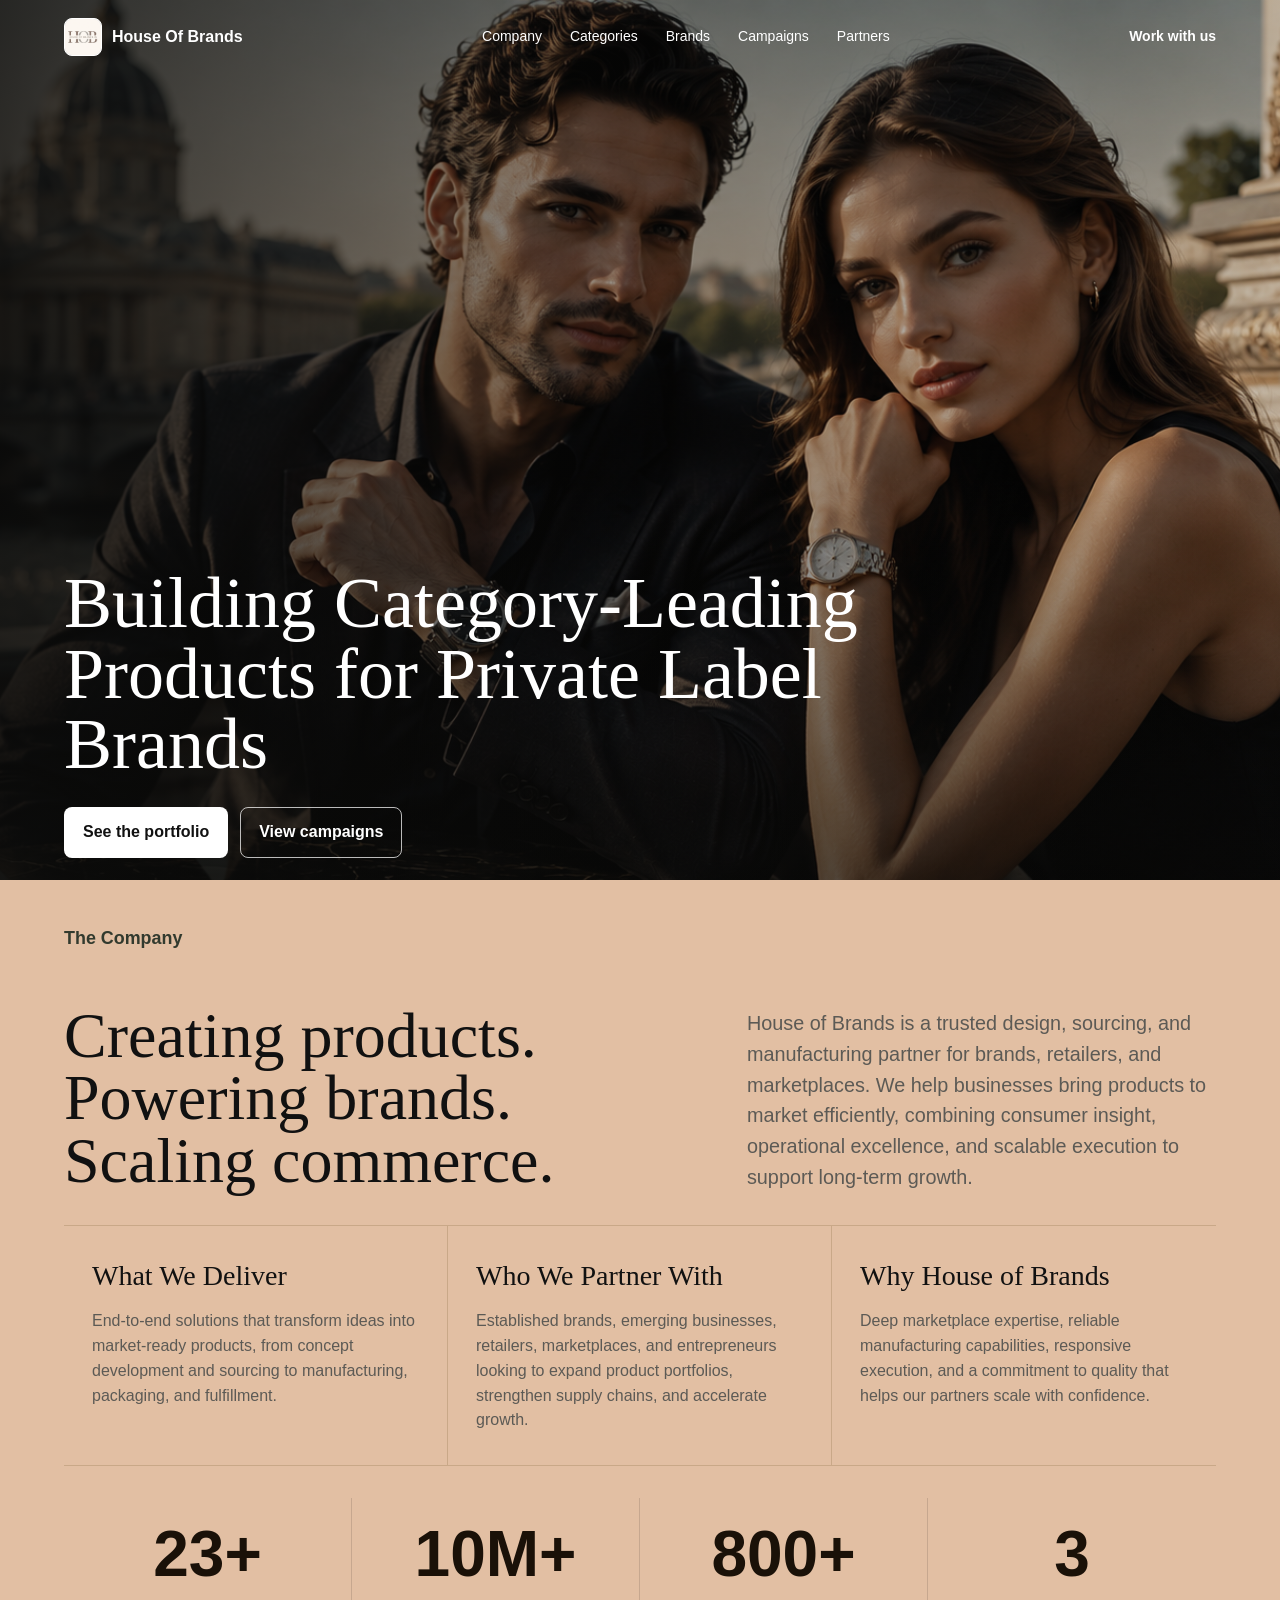
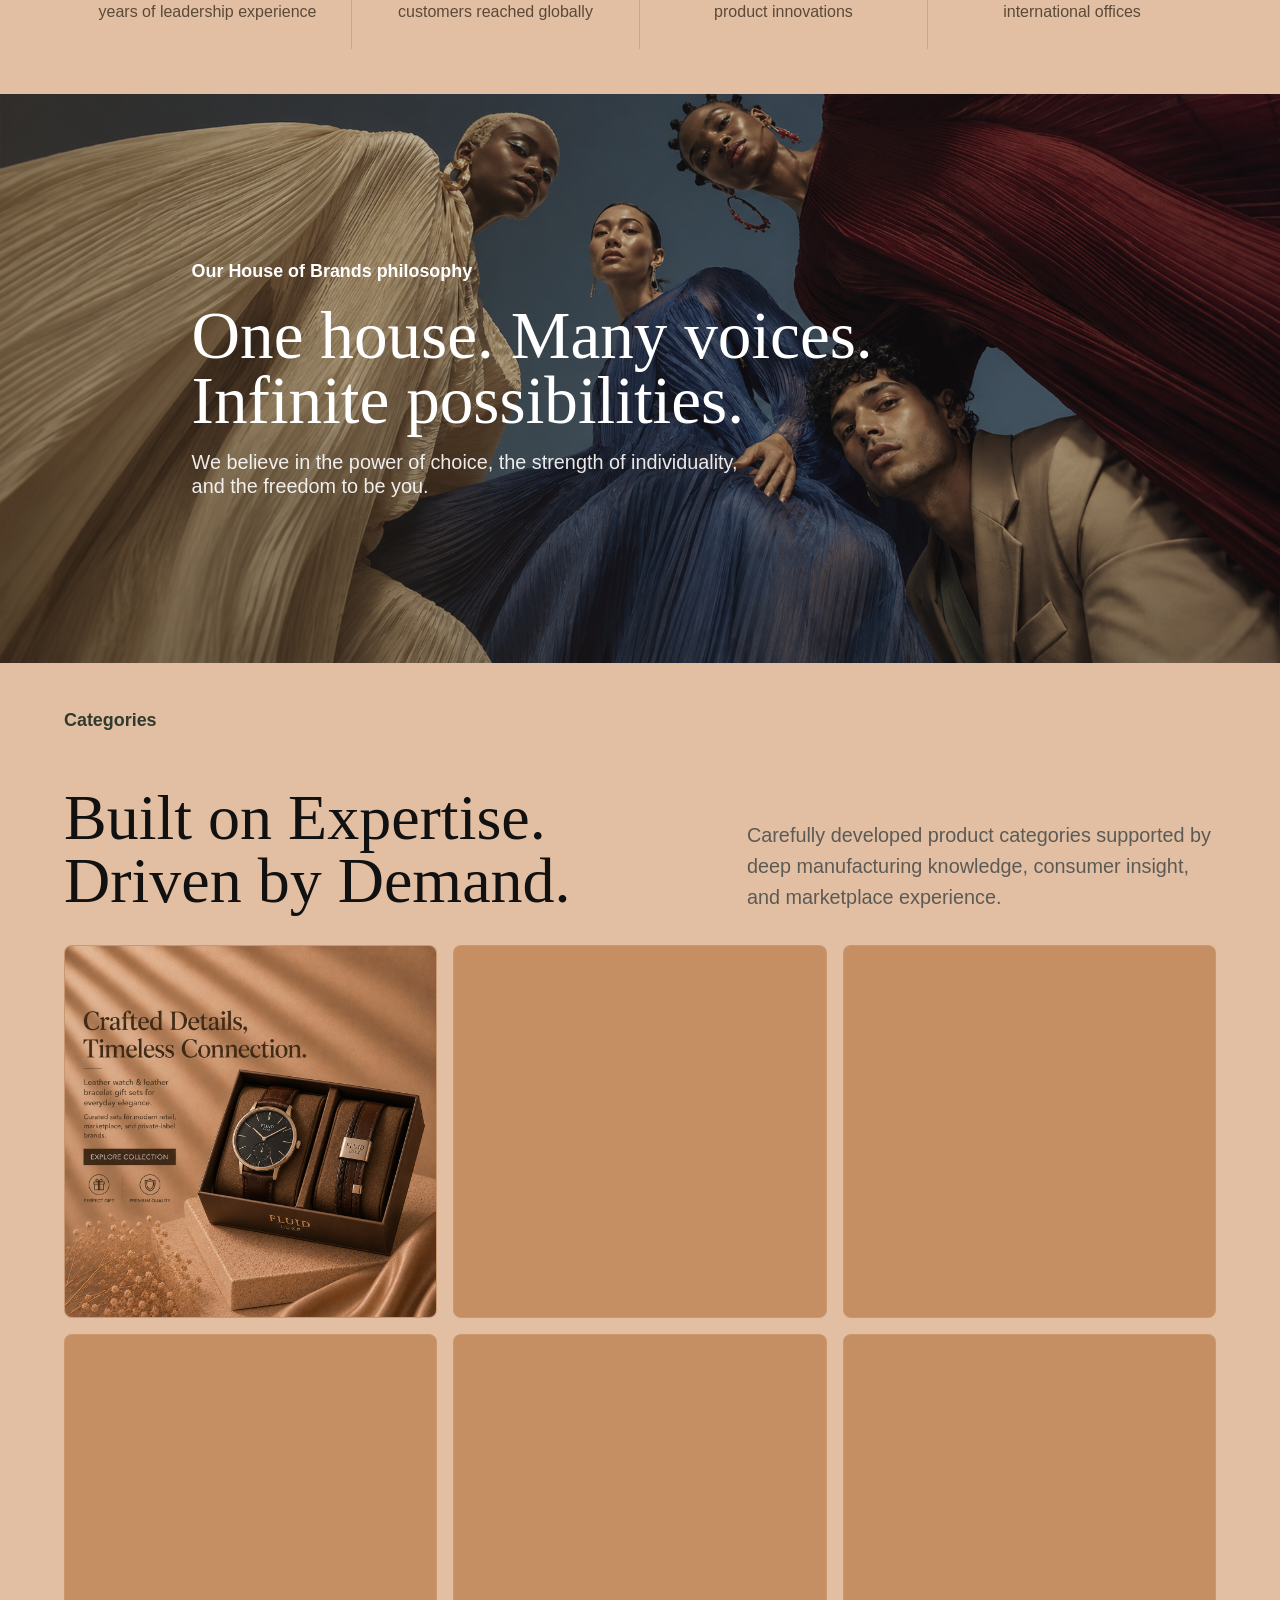
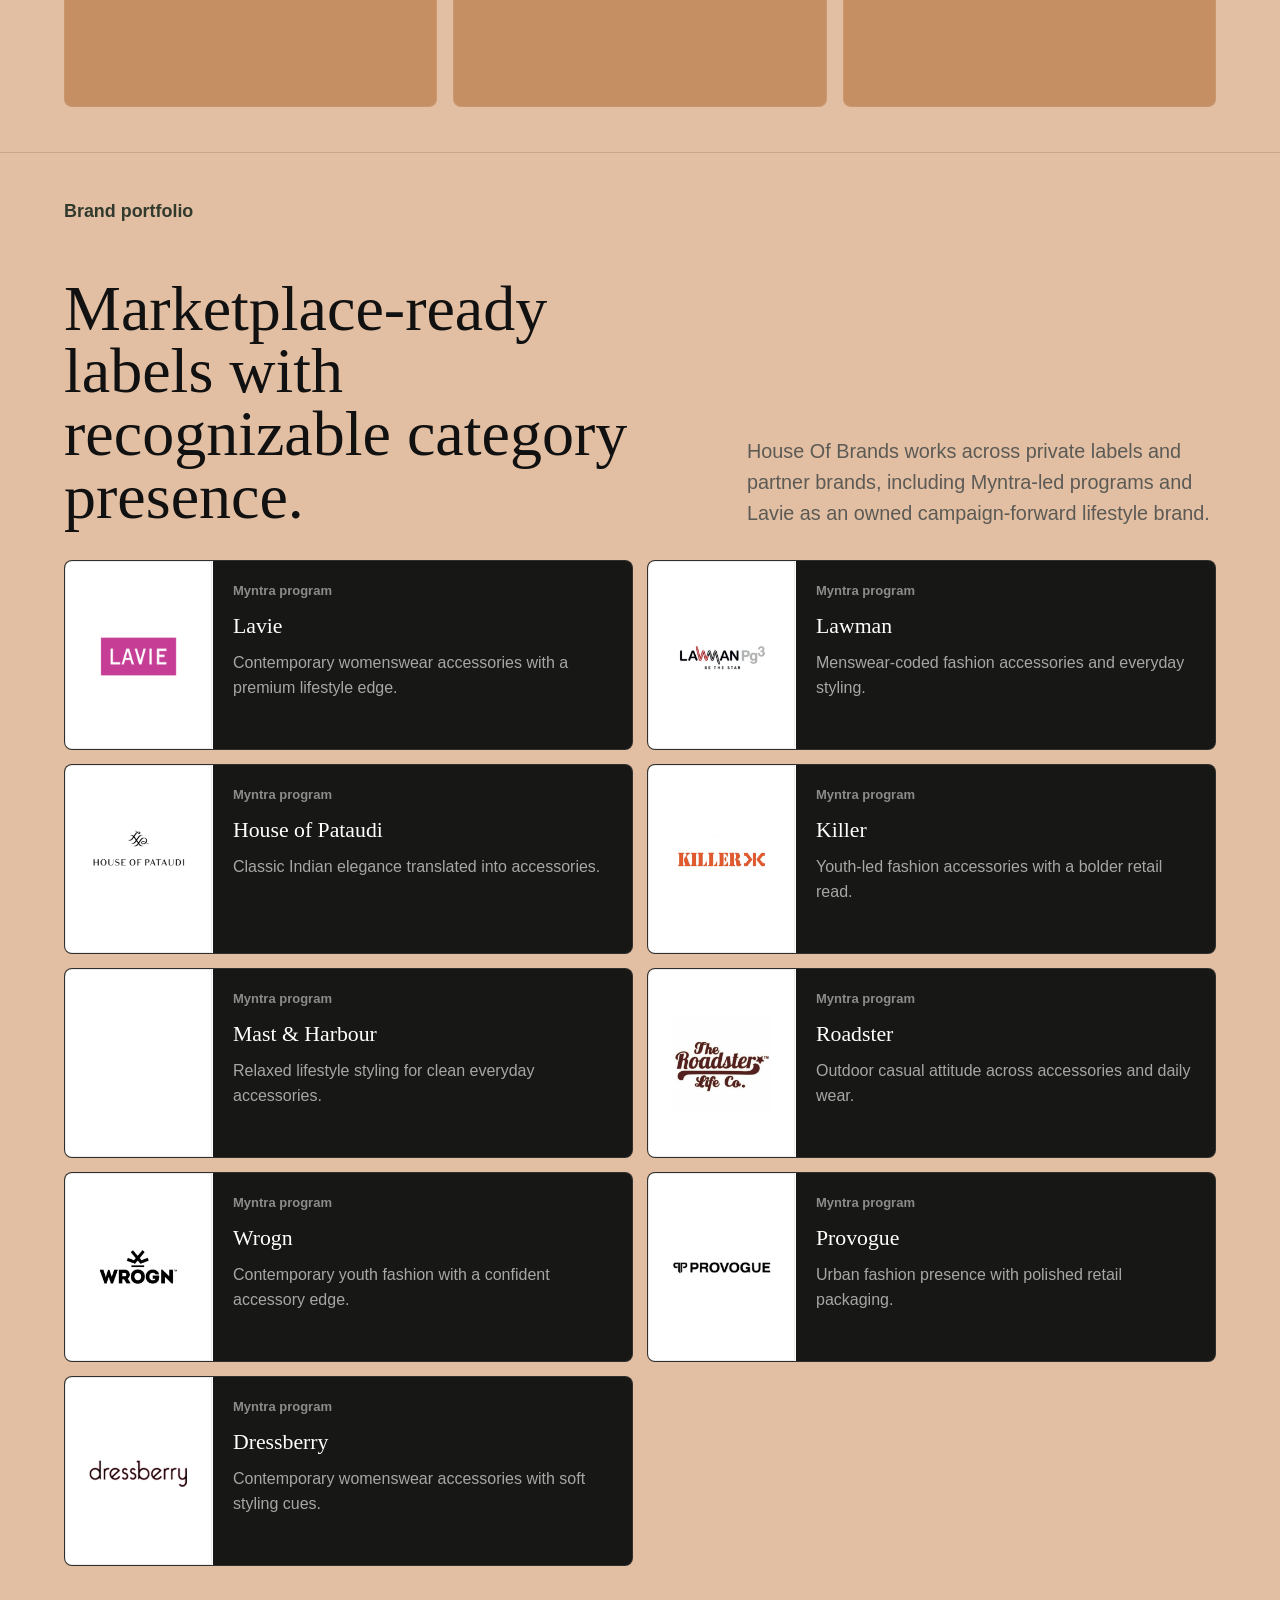
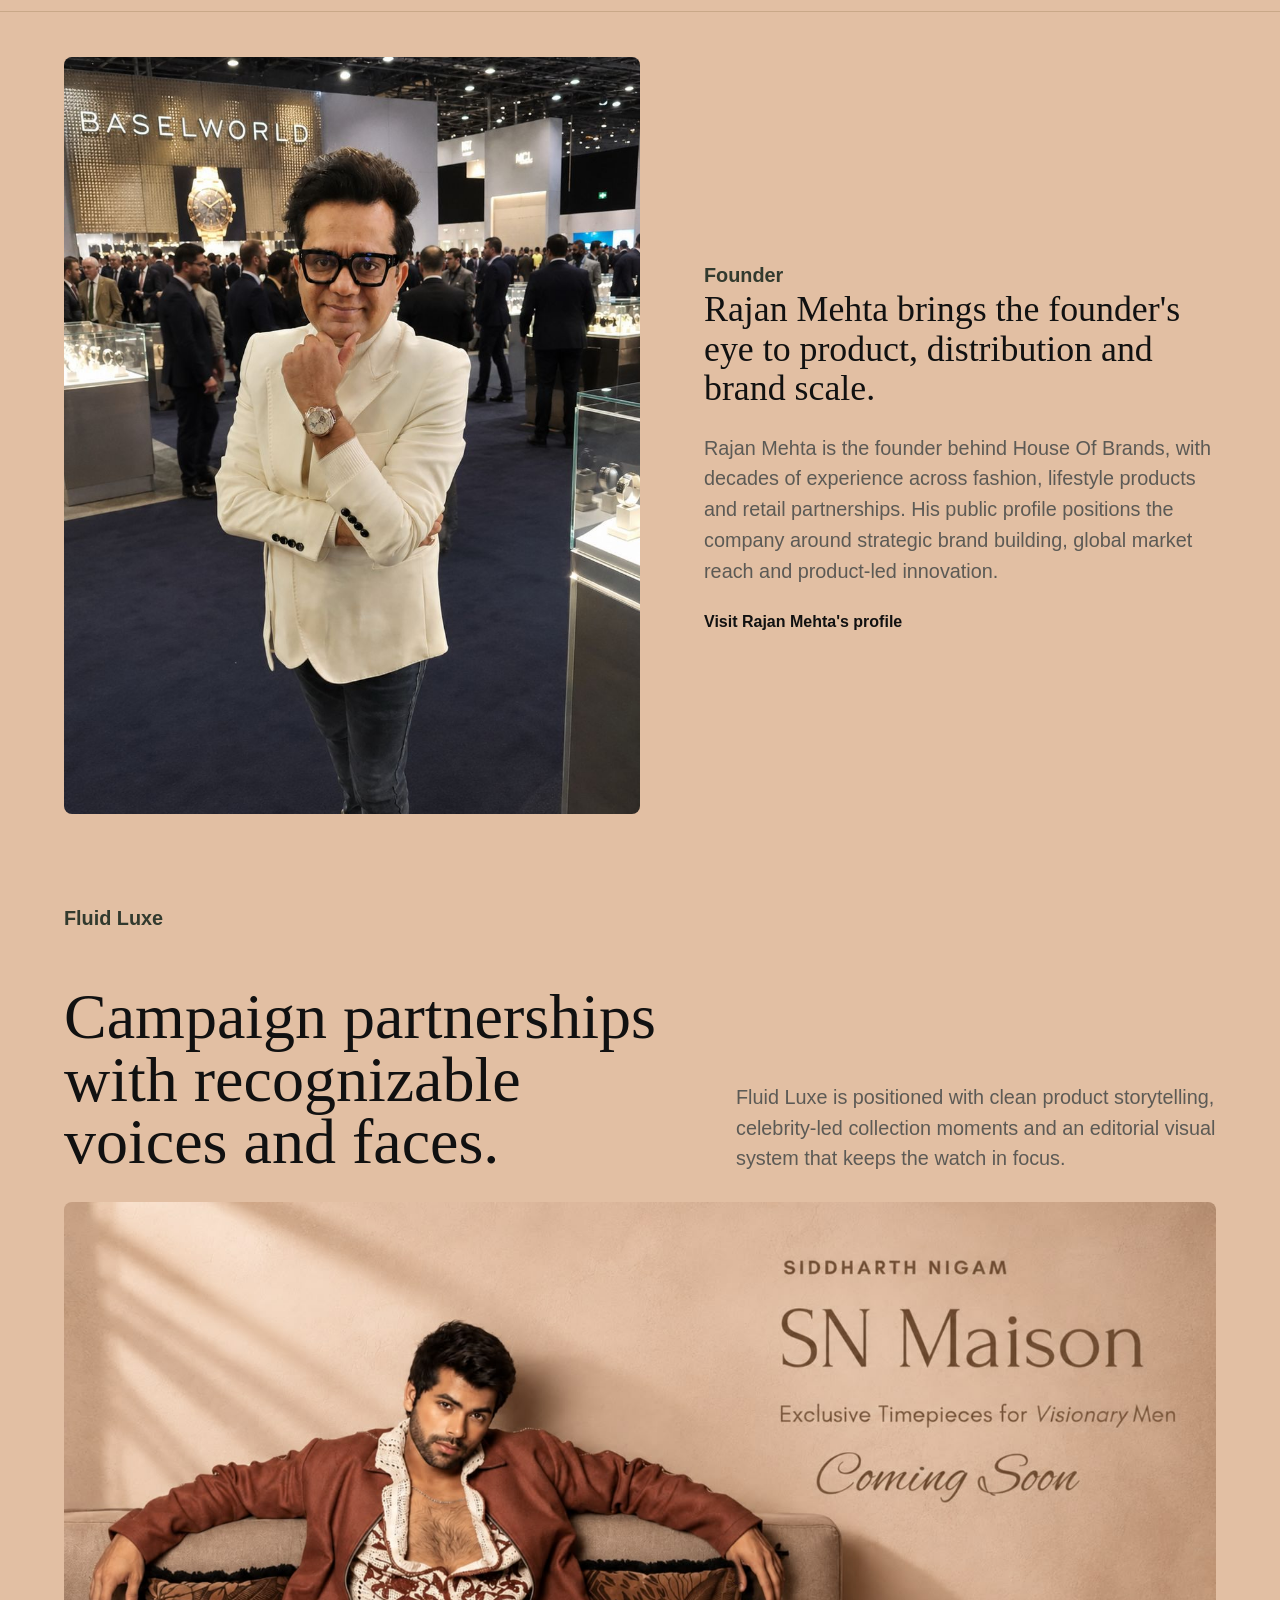
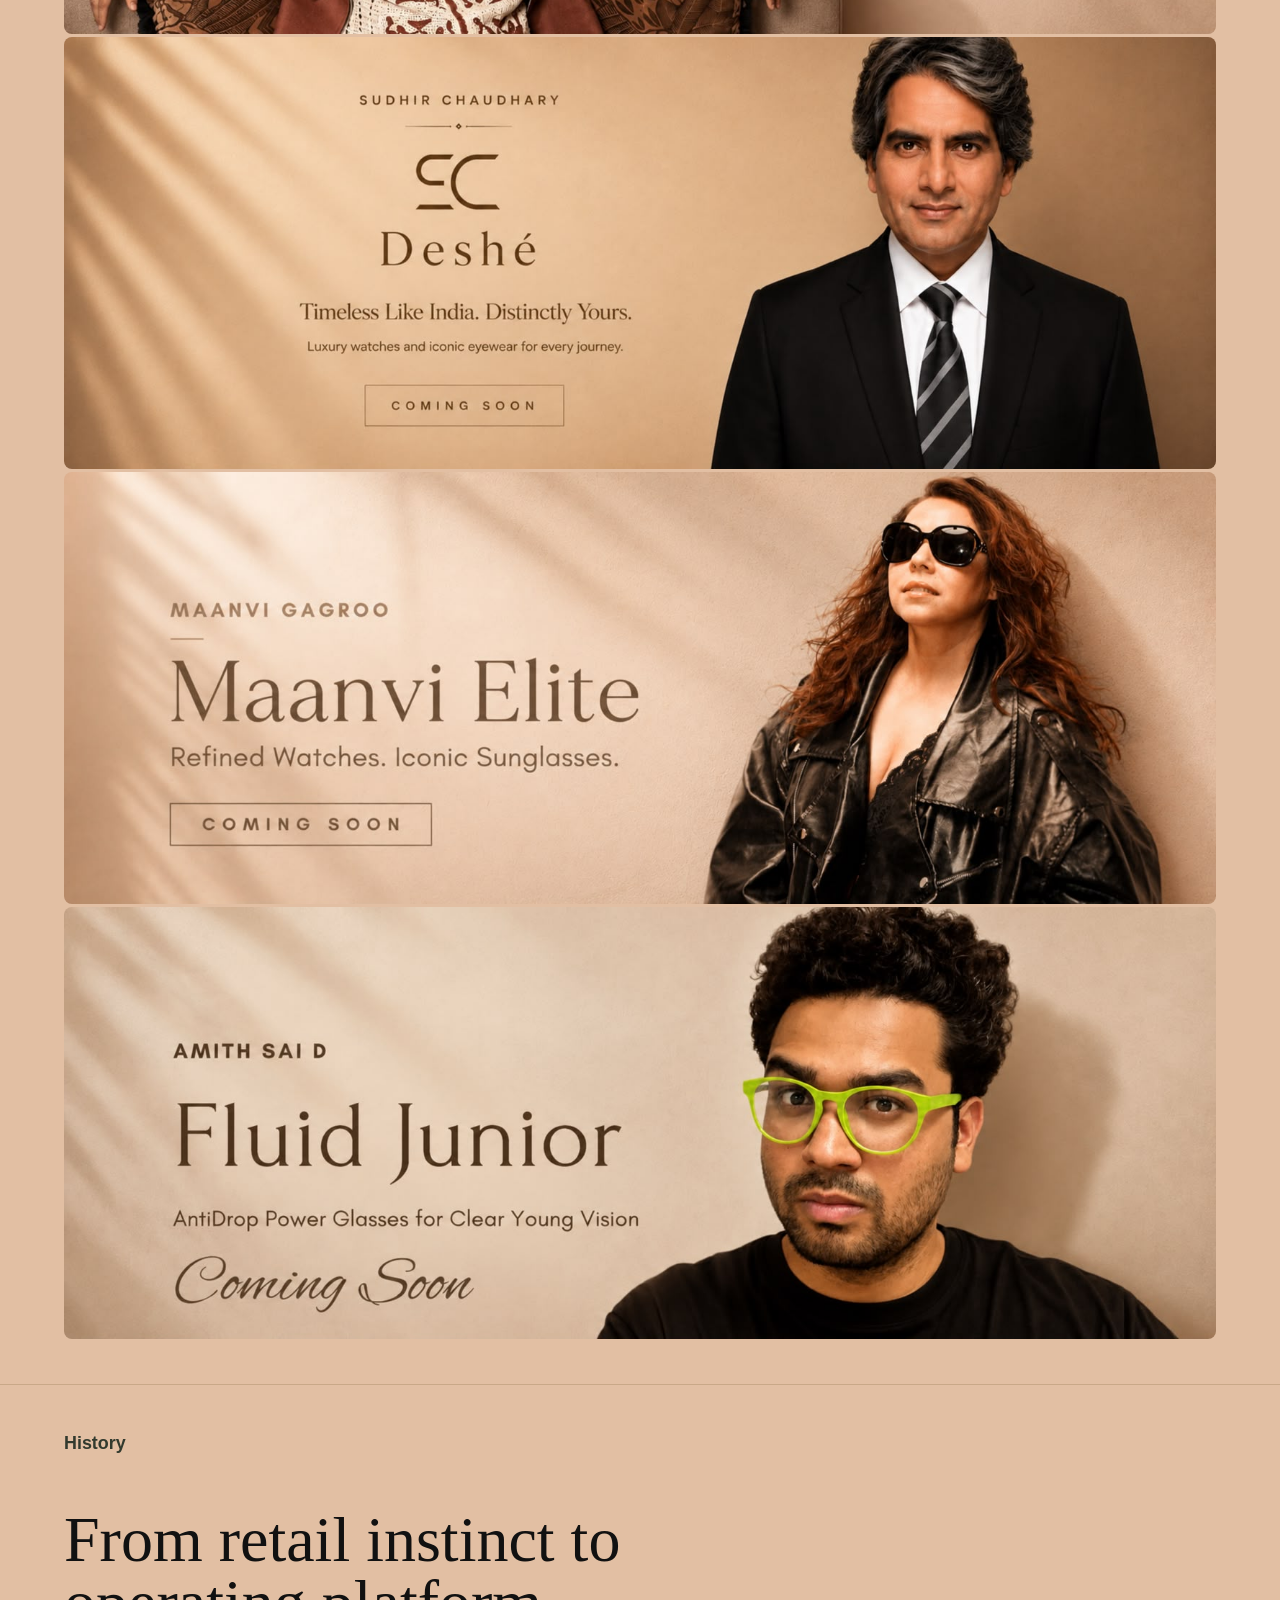
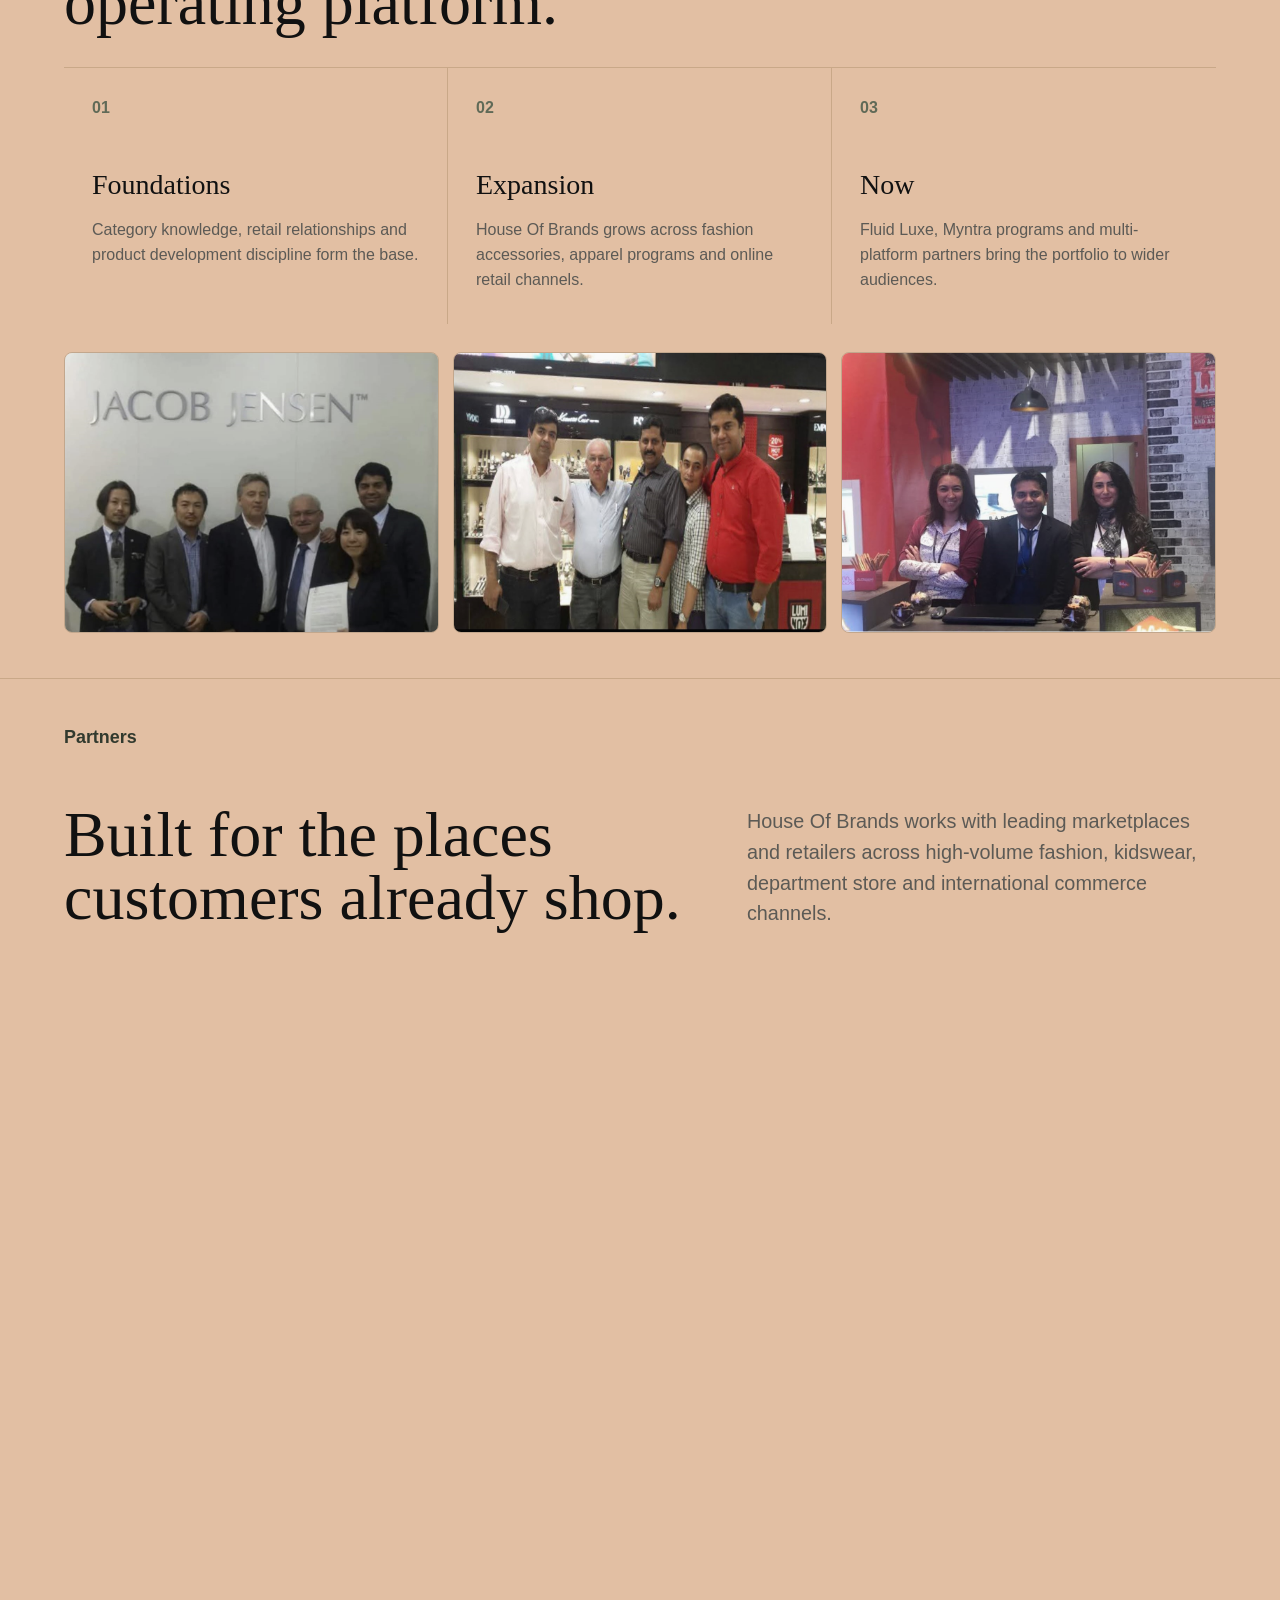
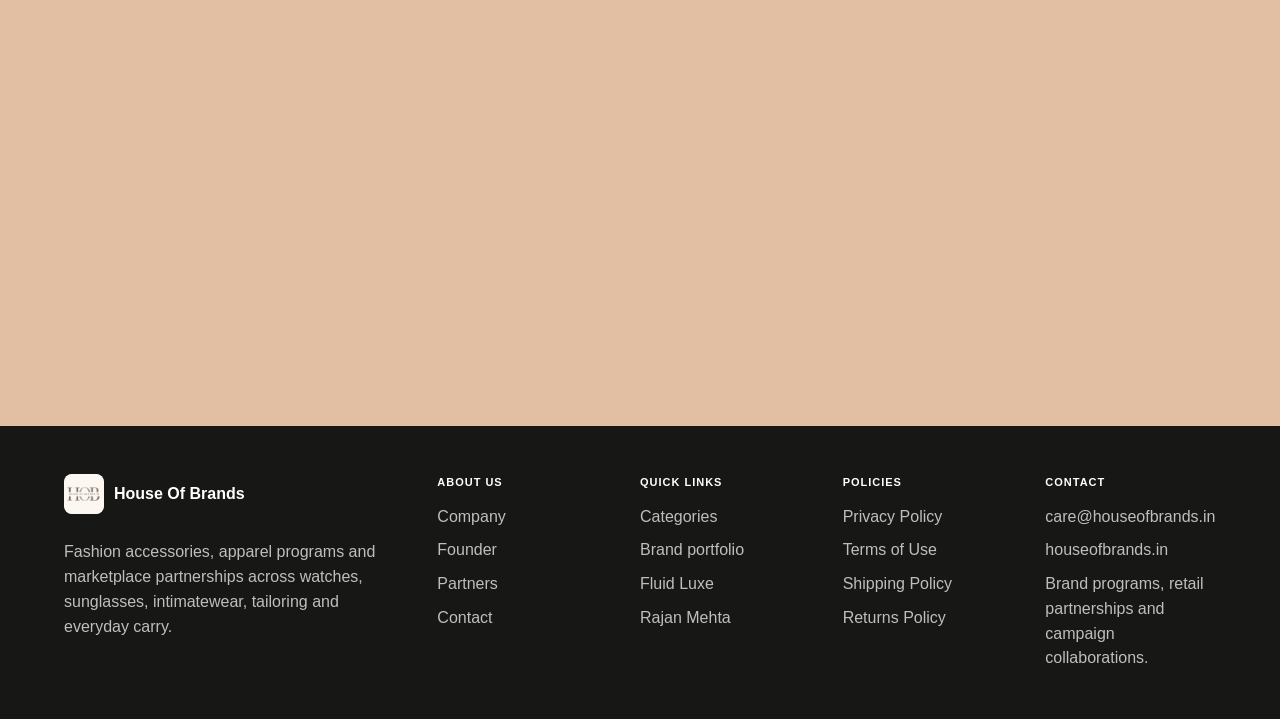
<file: index.html>
<!doctype html>
<html lang="en">
  <head>
    <meta charset="utf-8" />
    <meta name="viewport" content="width=device-width, initial-scale=1" />
    <title>House Of Brands | Fashion, Accessories and Retail Partnerships</title>
    <meta
      name="description"
      content="House of Brands partners with e-commerce brands, lifestyle labels, retailers, and celebrity-led ventures to design, manufacture, and scale watches, sunglasses, lingerie, and gift sets."
    />
    <link rel="icon" href="assets/favicons/favicon.ico" sizes="any" />
    <link rel="icon" href="assets/favicons/favicon-32x32.png" sizes="32x32" type="image/png" />
    <link rel="apple-touch-icon" href="assets/favicons/apple-touch-icon.png" />
    <link rel="preload" as="image" href="assets/hero/hob-watches.png" />
    <link rel="stylesheet" href="styles.css" />
  </head>
  <body>
    <div class="scroll-progress" aria-hidden="true"></div>

    <header class="site-header" data-header>
      <a class="brand-mark" href="#top" aria-label="House Of Brands home">
        <img class="brand-logo" src="assets/favicons/android-chrome-192x192.png" alt="" />
        <span>House Of Brands</span>
      </a>
      <nav class="site-nav" aria-label="Primary navigation">
        <a href="#company">Company</a>
        <a href="#categories">Categories</a>
        <a href="#portfolio">Brands</a>
        <a href="#campaigns">Campaigns</a>
        <a href="#partners">Partners</a>
      </nav>
      <a class="header-action" href="#contact">Work with us</a>
    </header>

    <main id="top">
      <section class="hero" aria-label="House Of Brands showcase">
        <div class="hero-slide is-active" data-hero-slide>
          <img
            src="assets/hero/hob-watches.png"
            alt="House Of Brands watch collection campaign"
            fetchpriority="high"
          />
        </div>
        <div class="hero-slide" data-hero-slide>
          <img src="assets/hero/hob-sunglasses.png" alt="House Of Brands sunglasses collection campaign" />
        </div>
        <div class="hero-slide" data-hero-slide>
          <img src="assets/hero/hob-lingerie.png" alt="House Of Brands lingerie collection campaign" />
        </div>
        <div class="hero-slide" data-hero-slide>
          <img src="assets/hero/hob-wallet-belt.png" alt="House Of Brands wallet and belt gift box campaign" />
        </div>

        <div class="hero-overlay">
          <div class="hero-copy reveal">
            <h1>Building Category-Leading Products for Private Label Brands</h1>
            <div class="hero-actions">
              <a class="button button-light" href="#portfolio">See the portfolio</a>
              <a class="button button-outline-light" href="#campaigns">View campaigns</a>
            </div>
          </div>
        </div>
      </section>

      <section class="section company-section" id="company">
        <div class="section-heading reveal">
          <p class="section-kicker">The Company</p>
          <h2>Creating products. Powering brands. Scaling commerce.</h2>
          <p>
            House of Brands is a trusted design, sourcing, and manufacturing partner for brands,
            retailers, and marketplaces. We help businesses bring products to market efficiently,
            combining consumer insight, operational excellence, and scalable execution to support
            long-term growth.
          </p>
        </div>

        <div class="company-grid">
          <article class="company-panel reveal">
            <h3>What We Deliver</h3>
            <p>
              End-to-end solutions that transform ideas into market-ready products, from concept
              development and sourcing to manufacturing, packaging, and fulfillment.
            </p>
          </article>
          <article class="company-panel reveal">
            <h3>Who We Partner With</h3>
            <p>
              Established brands, emerging businesses, retailers, marketplaces, and entrepreneurs
              looking to expand product portfolios, strengthen supply chains, and accelerate growth.
            </p>
          </article>
          <article class="company-panel reveal">
            <h3>Why House of Brands</h3>
            <p>
              Deep marketplace expertise, reliable manufacturing capabilities, responsive execution,
              and a commitment to quality that helps our partners scale with confidence.
            </p>
          </article>
        </div>

        <div class="scale-strip reveal" aria-label="Company highlights">
          <div>
            <strong>23+</strong>
            <span>years of leadership experience</span>
          </div>
          <div>
            <strong>10M+</strong>
            <span>customers reached globally</span>
          </div>
          <div>
            <strong>800+</strong>
            <span>product innovations</span>
          </div>
          <div>
            <strong>3</strong>
            <span>international offices</span>
          </div>
        </div>
      </section>

      <section class="image-break philosophy-break reveal" aria-label="House of Brands philosophy">
        <img
          src="assets/hero/middle-philosophy.png"
          alt="House of Brands fashion philosophy campaign"
          loading="lazy"
          decoding="async"
        />
        <div class="philosophy-copy">
          <p class="section-kicker">Our House of Brands philosophy</p>
          <h2>One house. Many voices. Infinite possibilities.</h2>
          <p>
            We believe in the power of choice, the strength of individuality, and the freedom to be
            you.
          </p>
        </div>
      </section>

      <section class="section categories-section" id="categories">
        <div class="section-heading reveal">
          <p class="section-kicker">Categories</p>
          <h2>Built on Expertise. Driven by Demand.</h2>
          <p>
            Carefully developed product categories supported by deep manufacturing knowledge,
            consumer insight, and marketplace experience.
          </p>
        </div>

        <div class="category-grid">
          <article class="category-card reveal">
            <img
              src="assets/categories/category-watch-bracelet-set.png"
              alt="Leather watch and bracelet gift sets by House of Brands"
              loading="lazy"
              decoding="async"
            />
          </article>
          <article class="category-card reveal">
            <img
              src="assets/categories/category-watches-luxe.png"
              alt="Fluid Luxe watches for him and her"
              loading="lazy"
              decoding="async"
            />
          </article>
          <article class="category-card reveal">
            <img
              src="assets/categories/category-sunglasses-luxe.png"
              alt="Fluid sunglasses collection by House of Brands"
              loading="lazy"
              decoding="async"
            />
          </article>
          <article class="category-card reveal">
            <img
              src="assets/categories/category-lingerie-luxe.png"
              alt="Lingerie category collection by House of Brands"
              loading="lazy"
              decoding="async"
            />
          </article>
          <article class="category-card reveal">
            <img
              src="assets/categories/category-wallet-belt-set.png"
              alt="Wallet and belt gift set by House of Brands"
              loading="lazy"
              decoding="async"
            />
          </article>
          <article class="category-card reveal">
            <img
              src="assets/categories/category-ladies-gift-box.png"
              alt="Ladies watch and bracelet gift box by House of Brands"
              loading="lazy"
              decoding="async"
            />
          </article>
        </div>
      </section>

      <section class="section portfolio-section" id="portfolio">
        <div class="section-heading reveal">
          <p class="section-kicker">Brand portfolio</p>
          <h2>Marketplace-ready labels with recognizable category presence.</h2>
          <p>
            House Of Brands works across private labels and partner brands, including Myntra-led
            programs and Lavie as an owned campaign-forward lifestyle brand.
          </p>
        </div>

        <div class="brand-grid">
          <article class="brand-card reveal" tabindex="0">
            <div class="brand-art" style="background:#ffffff;">
              <img src="assets/brands/lavie.png" alt="Lavie brand artwork" loading="lazy" decoding="async" />
            </div>
            <div class="brand-info">
              <p>Myntra program</p>
              <h3>Lavie</h3>
              <span>Contemporary womenswear accessories with a premium lifestyle edge.</span>
              <div class="brand-extra">Focus: handbags, watches and curated gifting edits.</div>
            </div>
          </article>
          <article class="brand-card reveal" tabindex="0">
            <div class="brand-art">
              <img src="assets/brands/brand-lawman.png" alt="Lawman brand artwork" loading="lazy" decoding="async" />
            </div>
            <div class="brand-info">
              <p>Myntra program</p>
              <h3>Lawman</h3>
              <span>Menswear-coded fashion accessories and everyday styling.</span>
              <div class="brand-extra">Focus: watches, belts and sharp daily wardrobe cues.</div>
            </div>
          </article>
          <article class="brand-card reveal" tabindex="0">
            <div class="brand-art">
              <img src="assets/brands/brand-house-of-pataudi.png" alt="House of Pataudi brand artwork" loading="lazy" decoding="async" />
            </div>
            <div class="brand-info">
              <p>Myntra program</p>
              <h3>House of Pataudi</h3>
              <span>Classic Indian elegance translated into accessories.</span>
              <div class="brand-extra">Focus: festive, formal and refined accessory stories.</div>
            </div>
          </article>
          <article class="brand-card reveal" tabindex="0">
            <div class="brand-art">
              <img src="assets/brands/brand-killer.png" alt="Killer brand artwork" loading="lazy" decoding="async" />
            </div>
            <div class="brand-info">
              <p>Myntra program</p>
              <h3>Killer</h3>
              <span>Youth-led fashion accessories with a bolder retail read.</span>
              <div class="brand-extra">Focus: statement product capsules and marketplace volume.</div>
            </div>
          </article>
          <article class="brand-card reveal" tabindex="0">
            <div class="brand-art">
              <img src="assets/brands/brand-mast-harbour.png" alt="Mast and Harbour brand artwork" loading="lazy" decoding="async" />
            </div>
            <div class="brand-info">
              <p>Myntra program</p>
              <h3>Mast &amp; Harbour</h3>
              <span>Relaxed lifestyle styling for clean everyday accessories.</span>
              <div class="brand-extra">Focus: casual, coastal and weekday product language.</div>
            </div>
          </article>
          <article class="brand-card reveal" tabindex="0">
            <div class="brand-art">
              <img src="assets/brands/brand-roadster.png" alt="Roadster brand artwork" loading="lazy" decoding="async" />
            </div>
            <div class="brand-info">
              <p>Myntra program</p>
              <h3>Roadster</h3>
              <span>Outdoor casual attitude across accessories and daily wear.</span>
              <div class="brand-extra">Focus: rugged watches, wallets and travel-led styling.</div>
            </div>
          </article>
          <article class="brand-card reveal" tabindex="0">
            <div class="brand-art">
              <img src="assets/brands/brand-wrogn.png" alt="Wrogn brand artwork" loading="lazy" decoding="async" />
            </div>
            <div class="brand-info">
              <p>Myntra program</p>
              <h3>Wrogn</h3>
              <span>Contemporary youth fashion with a confident accessory edge.</span>
              <div class="brand-extra">Focus: bold watches, sunglasses and giftable sets.</div>
            </div>
          </article>
          <article class="brand-card reveal" tabindex="0">
            <div class="brand-art">
              <img src="assets/brands/brand-provogue.png" alt="Provogue brand artwork" loading="lazy" decoding="async" />
            </div>
            <div class="brand-info">
              <p>Myntra program</p>
              <h3>Provogue</h3>
              <span>Urban fashion presence with polished retail packaging.</span>
              <div class="brand-extra">Focus: formal accessories and trend-led gifting.</div>
            </div>
          </article>
          <article class="brand-card reveal" tabindex="0">
            <div class="brand-art">
              <img src="assets/brands/brand-dressberry.png" alt="Dressberry brand artwork" loading="lazy" decoding="async" />
            </div>
            <div class="brand-info">
              <p>Myntra program</p>
              <h3>Dressberry</h3>
              <span>Contemporary womenswear accessories with soft styling cues.</span>
              <div class="brand-extra">Focus: watches, jewellery and feminine gifting edits.</div>
            </div>
          </article>
        </div>
      </section>

      <section class="section founder-section" id="founder">
        <div class="founder-photo reveal">
          <img
            src="assets/founder/rajan-mehta-baselworld.png"
            alt="Rajan Mehta, founder of House Of Brands, at Baselworld"
            loading="lazy"
            decoding="async"
          />
        </div>
        <div class="founder-copy reveal">
          <p class="section-kicker">Founder</p>
          <h2>Rajan Mehta brings the founder's eye to product, distribution and brand scale.</h2>
          <p>
            Rajan Mehta is the founder behind House Of Brands, with decades of experience across
            fashion, lifestyle products and retail partnerships. His public profile positions the
            company around strategic brand building, global market reach and product-led innovation.
          </p>
          <a class="text-link" href="https://www.rajanmehta.in/" target="_blank" rel="noreferrer">
            Visit Rajan Mehta's profile
          </a>
        </div>
      </section>

      <section class="campaign-section" id="campaigns">
        <div class="campaign-intro reveal">
          <p class="section-kicker">Fluid Luxe</p>
          <h2>Campaign partnerships with recognizable voices and faces.</h2>
          <p>
            Fluid Luxe is positioned with clean product storytelling, celebrity-led collection
            moments and an editorial visual system that keeps the watch in focus.
          </p>
        </div>

        <div class="campaign-banners" aria-label="Fluid Luxe campaign partners">
          <article class="campaign-banner reveal">
            <img
              src="assets/campaigns/banners/siddharth-nigam-banner.png"
              alt="Siddharth Nigam — SN Maison, exclusive timepieces for visionary men"
              loading="lazy"
              decoding="async"
            />
          </article>
          <article class="campaign-banner reveal">
            <img
              src="assets/campaigns/banners/sudhir-chaudhary-banner.png"
              alt="Sudhir Chaudhary — Deshé, timeless like India, distinctly yours"
              loading="lazy"
              decoding="async"
            />
          </article>
          <article class="campaign-banner reveal">
            <img
              src="assets/campaigns/banners/maanvi-gagroo-banner.png"
              alt="Maanvi Gagroo — Maanvi Elite, refined watches and iconic sunglasses"
              loading="lazy"
              decoding="async"
            />
          </article>
          <article class="campaign-banner reveal">
            <img
              src="assets/campaigns/banners/amith-sai-d-banner.png"
              alt="Amith Sai D — Fluid Junior, AntiDrop power glasses for clear young vision"
              loading="lazy"
              decoding="async"
            />
          </article>
        </div>

      </section>

      <section class="section history-section" aria-label="House Of Brands history">
        <div class="section-heading reveal">
          <p class="section-kicker">History</p>
          <h2>From retail instinct to operating platform.</h2>
        </div>
        <div class="timeline">
          <article class="timeline-item reveal">
            <span>01</span>
            <h3>Foundations</h3>
            <p>Category knowledge, retail relationships and product development discipline form the base.</p>
          </article>
          <article class="timeline-item reveal">
            <span>02</span>
            <h3>Expansion</h3>
            <p>House Of Brands grows across fashion accessories, apparel programs and online retail channels.</p>
          </article>
          <article class="timeline-item reveal">
            <span>03</span>
            <h3>Now</h3>
            <p>Fluid Luxe, Myntra programs and multi-platform partners bring the portfolio to wider audiences.</p>
          </article>
        </div>

        <div class="history-media reveal" aria-label="International brand development history">
          <img
            src="assets/international/jacob-jensen.png"
            alt="International watch brand development meeting"
            loading="lazy"
            decoding="async"
          />
          <img
            src="assets/international/global-work-1.jpg"
            alt="Retail watch partnership visit"
            loading="lazy"
            decoding="async"
          />
          <img
            src="assets/international/global-work-2.jpg"
            alt="International fashion and accessories business meeting"
            loading="lazy"
            decoding="async"
          />
        </div>
      </section>

      <section class="section partners-section" id="partners">
        <div class="section-heading reveal">
          <p class="section-kicker">Partners</p>
          <h2>Built for the places customers already shop.</h2>
          <p>
            House Of Brands works with leading marketplaces and retailers across high-volume fashion,
            kidswear, department store and international commerce channels.
          </p>
        </div>

        <div class="partner-grid">
          <img class="reveal" src="assets/partners/myntra.jpg" alt="Myntra" loading="lazy" decoding="async" />
          <img class="reveal" src="assets/partners/flipkart.jpg" alt="Flipkart" loading="lazy" decoding="async" />
          <img class="reveal" src="assets/partners/noon.jpg" alt="Noon" loading="lazy" decoding="async" />
          <img class="reveal" src="assets/partners/ajio.jpg" alt="Ajio" loading="lazy" decoding="async" />
          <img class="reveal" src="assets/partners/firstcry.jpg" alt="FirstCry" loading="lazy" decoding="async" />
          <img class="reveal" src="assets/partners/hopscotch.jpg" alt="Hopscotch" loading="lazy" decoding="async" />
          <img class="reveal" src="assets/partners/amazon.jpg" alt="Amazon" loading="lazy" decoding="async" />
          <img
            class="reveal"
            src="assets/partners/shoppers-stop.jpg"
            alt="Shoppers Stop"
            loading="lazy"
            decoding="async"
          />
        </div>
      </section>

      <section class="contact-section" id="contact">
        <div class="contact-panel reveal">
          <div>
            <p class="section-kicker">Start a conversation</p>
            <h2>For brand programs, retail partnerships and campaign collaborations.</h2>
          </div>
          <div class="contact-actions">
            <a class="button button-dark" href="mailto:care@houseofbrands.in">care@houseofbrands.in</a>
            <a class="button button-outline-dark" href="https://www.houseofbrands.in/" target="_blank" rel="noreferrer">
              houseofbrands.in
            </a>
          </div>
        </div>
      </section>
    </main>

    <footer class="site-footer">
      <div class="footer-about">
        <a class="footer-logo" href="#top" aria-label="House Of Brands home">
          <img src="assets/favicons/android-chrome-192x192.png" alt="" />
          <span>House Of Brands</span>
        </a>
        <p>
          Fashion accessories, apparel programs and marketplace partnerships across watches,
          sunglasses, intimatewear, tailoring and everyday carry.
        </p>
      </div>

      <nav class="footer-column" aria-label="Footer company links">
        <h2>About us</h2>
        <a href="#company">Company</a>
        <a href="#founder">Founder</a>
        <a href="#partners">Partners</a>
        <a href="#contact">Contact</a>
      </nav>

      <nav class="footer-column" aria-label="Footer quick links">
        <h2>Quick links</h2>
        <a href="#categories">Categories</a>
        <a href="#portfolio">Brand portfolio</a>
        <a href="#campaigns">Fluid Luxe</a>
        <a href="https://www.rajanmehta.in/" target="_blank" rel="noreferrer">Rajan Mehta</a>
      </nav>

      <nav class="footer-column" aria-label="Footer policy links">
        <h2>Policies</h2>
        <a href="privacy-policy.html">Privacy Policy</a>
        <a href="terms.html">Terms of Use</a>
        <a href="shipping-policy.html">Shipping Policy</a>
        <a href="returns-policy.html">Returns Policy</a>
      </nav>

      <div class="footer-column">
        <h2>Contact</h2>
        <a href="mailto:care@houseofbrands.in">care@houseofbrands.in</a>
        <a href="https://www.houseofbrands.in/" target="_blank" rel="noreferrer">houseofbrands.in</a>
        <p>Brand programs, retail partnerships and campaign collaborations.</p>
      </div>
    </footer>

    <script src="script.js"></script>
  </body>
</html>
</file>
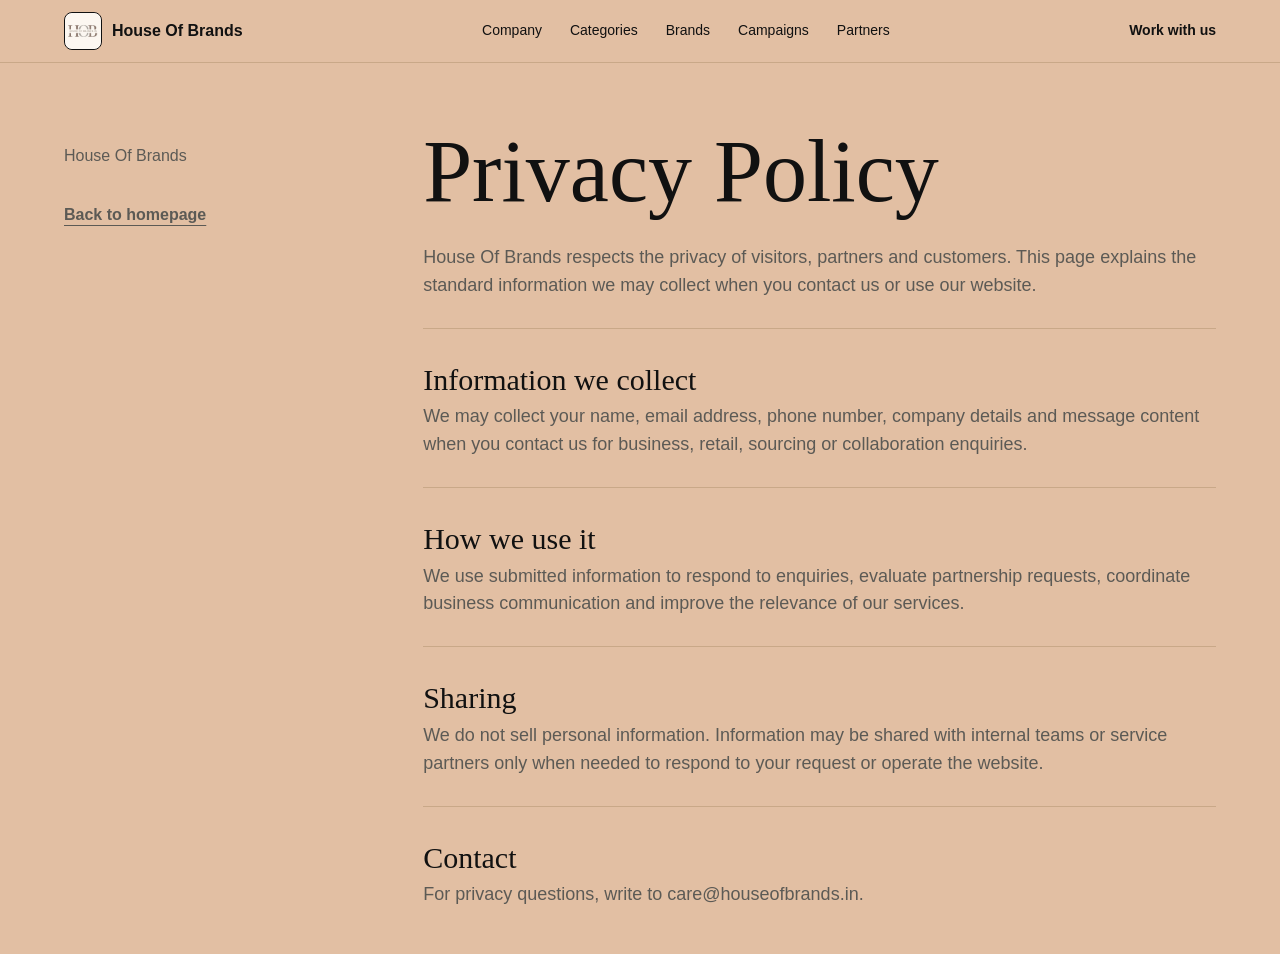
<file: privacy-policy.html>
<!doctype html>
<html lang="en">
  <head>
    <meta charset="utf-8" />
    <meta name="viewport" content="width=device-width, initial-scale=1" />
    <title>Privacy Policy | House Of Brands</title>
    <meta name="description" content="Privacy Policy for House Of Brands." />
    <link rel="icon" href="assets/favicons/favicon.ico" sizes="any" />
    <link rel="stylesheet" href="styles.css" />
  </head>
  <body>
    <header class="site-header is-scrolled">
      <a class="brand-mark" href="index.html#top" aria-label="House Of Brands home">
        <img class="brand-logo" src="assets/favicons/android-chrome-192x192.png" alt="" />
        <span>House Of Brands</span>
      </a>
      <nav class="site-nav" aria-label="Primary navigation">
        <a href="index.html#company">Company</a>
        <a href="index.html#categories">Categories</a>
        <a href="index.html#portfolio">Brands</a>
        <a href="index.html#campaigns">Campaigns</a>
        <a href="index.html#partners">Partners</a>
      </nav>
      <a class="header-action" href="index.html#contact">Work with us</a>
    </header>

    <main class="policy-main">
      <div class="policy-shell">
        <aside class="policy-aside">
          <p>House Of Brands</p>
          <a href="index.html">Back to homepage</a>
        </aside>
        <article class="policy-content">
          <h1>Privacy Policy</h1>
          <p>
            House Of Brands respects the privacy of visitors, partners and customers. This page
            explains the standard information we may collect when you contact us or use our website.
          </p>
          <section>
            <h2>Information we collect</h2>
            <p>
              We may collect your name, email address, phone number, company details and message
              content when you contact us for business, retail, sourcing or collaboration enquiries.
            </p>
          </section>
          <section>
            <h2>How we use it</h2>
            <p>
              We use submitted information to respond to enquiries, evaluate partnership requests,
              coordinate business communication and improve the relevance of our services.
            </p>
          </section>
          <section>
            <h2>Sharing</h2>
            <p>
              We do not sell personal information. Information may be shared with internal teams or
              service partners only when needed to respond to your request or operate the website.
            </p>
          </section>
          <section>
            <h2>Contact</h2>
            <p>For privacy questions, write to care@houseofbrands.in.</p>
          </section>
        </article>
      </div>
    </main>
  </body>
</html>
</file>
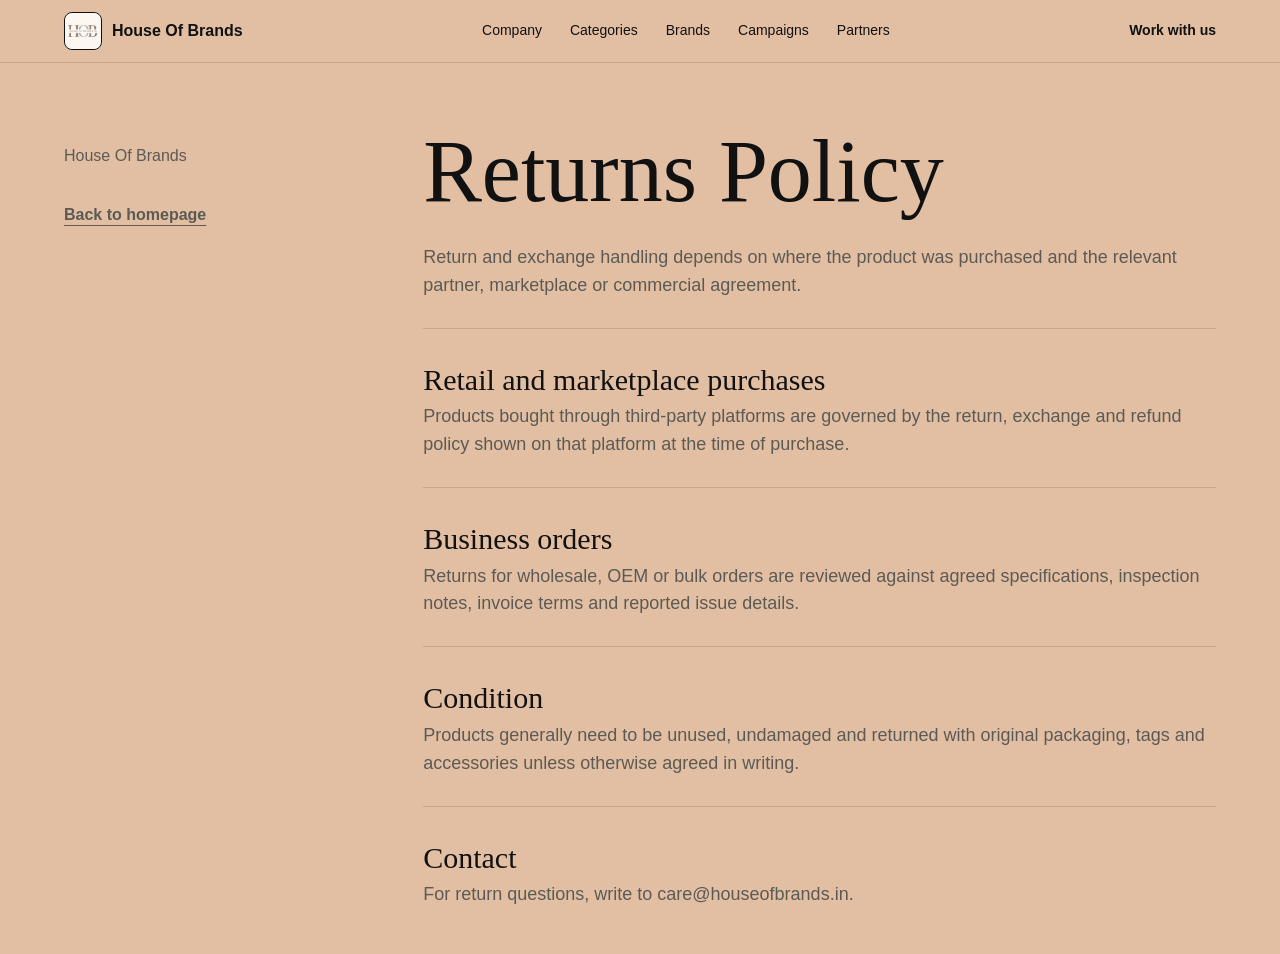
<file: returns-policy.html>
<!doctype html>
<html lang="en">
  <head>
    <meta charset="utf-8" />
    <meta name="viewport" content="width=device-width, initial-scale=1" />
    <title>Returns Policy | House Of Brands</title>
    <meta name="description" content="Returns Policy for House Of Brands." />
    <link rel="icon" href="assets/favicons/favicon.ico" sizes="any" />
    <link rel="stylesheet" href="styles.css" />
  </head>
  <body>
    <header class="site-header is-scrolled">
      <a class="brand-mark" href="index.html#top" aria-label="House Of Brands home">
        <img class="brand-logo" src="assets/favicons/android-chrome-192x192.png" alt="" />
        <span>House Of Brands</span>
      </a>
      <nav class="site-nav" aria-label="Primary navigation">
        <a href="index.html#company">Company</a>
        <a href="index.html#categories">Categories</a>
        <a href="index.html#portfolio">Brands</a>
        <a href="index.html#campaigns">Campaigns</a>
        <a href="index.html#partners">Partners</a>
      </nav>
      <a class="header-action" href="index.html#contact">Work with us</a>
    </header>

    <main class="policy-main">
      <div class="policy-shell">
        <aside class="policy-aside">
          <p>House Of Brands</p>
          <a href="index.html">Back to homepage</a>
        </aside>
        <article class="policy-content">
          <h1>Returns Policy</h1>
          <p>
            Return and exchange handling depends on where the product was purchased and the relevant
            partner, marketplace or commercial agreement.
          </p>
          <section>
            <h2>Retail and marketplace purchases</h2>
            <p>
              Products bought through third-party platforms are governed by the return, exchange and
              refund policy shown on that platform at the time of purchase.
            </p>
          </section>
          <section>
            <h2>Business orders</h2>
            <p>
              Returns for wholesale, OEM or bulk orders are reviewed against agreed specifications,
              inspection notes, invoice terms and reported issue details.
            </p>
          </section>
          <section>
            <h2>Condition</h2>
            <p>
              Products generally need to be unused, undamaged and returned with original packaging,
              tags and accessories unless otherwise agreed in writing.
            </p>
          </section>
          <section>
            <h2>Contact</h2>
            <p>For return questions, write to care@houseofbrands.in.</p>
          </section>
        </article>
      </div>
    </main>
  </body>
</html>
</file>
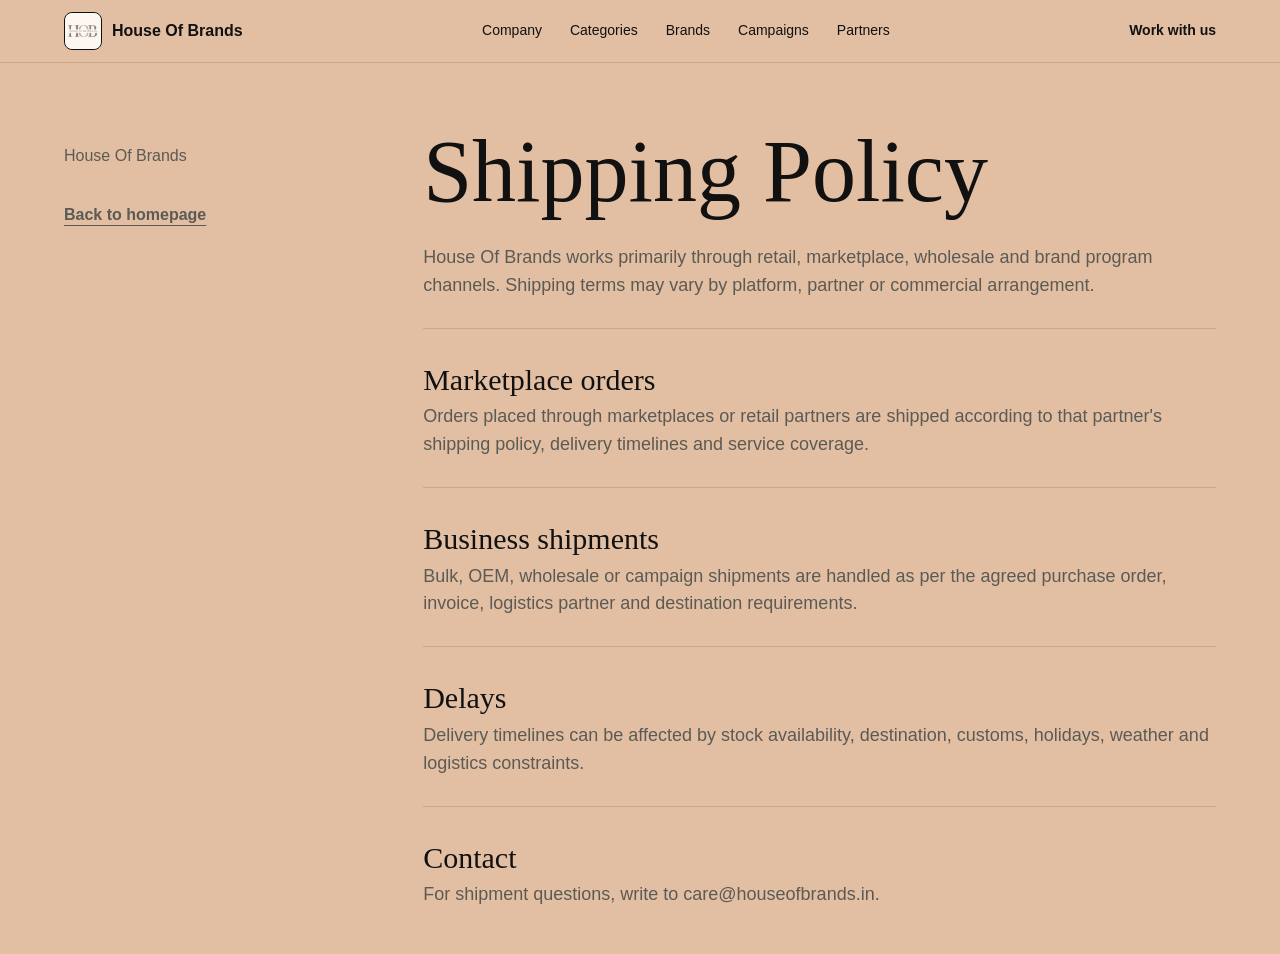
<file: shipping-policy.html>
<!doctype html>
<html lang="en">
  <head>
    <meta charset="utf-8" />
    <meta name="viewport" content="width=device-width, initial-scale=1" />
    <title>Shipping Policy | House Of Brands</title>
    <meta name="description" content="Shipping Policy for House Of Brands." />
    <link rel="icon" href="assets/favicons/favicon.ico" sizes="any" />
    <link rel="stylesheet" href="styles.css" />
  </head>
  <body>
    <header class="site-header is-scrolled">
      <a class="brand-mark" href="index.html#top" aria-label="House Of Brands home">
        <img class="brand-logo" src="assets/favicons/android-chrome-192x192.png" alt="" />
        <span>House Of Brands</span>
      </a>
      <nav class="site-nav" aria-label="Primary navigation">
        <a href="index.html#company">Company</a>
        <a href="index.html#categories">Categories</a>
        <a href="index.html#portfolio">Brands</a>
        <a href="index.html#campaigns">Campaigns</a>
        <a href="index.html#partners">Partners</a>
      </nav>
      <a class="header-action" href="index.html#contact">Work with us</a>
    </header>

    <main class="policy-main">
      <div class="policy-shell">
        <aside class="policy-aside">
          <p>House Of Brands</p>
          <a href="index.html">Back to homepage</a>
        </aside>
        <article class="policy-content">
          <h1>Shipping Policy</h1>
          <p>
            House Of Brands works primarily through retail, marketplace, wholesale and brand program
            channels. Shipping terms may vary by platform, partner or commercial arrangement.
          </p>
          <section>
            <h2>Marketplace orders</h2>
            <p>
              Orders placed through marketplaces or retail partners are shipped according to that
              partner's shipping policy, delivery timelines and service coverage.
            </p>
          </section>
          <section>
            <h2>Business shipments</h2>
            <p>
              Bulk, OEM, wholesale or campaign shipments are handled as per the agreed purchase
              order, invoice, logistics partner and destination requirements.
            </p>
          </section>
          <section>
            <h2>Delays</h2>
            <p>
              Delivery timelines can be affected by stock availability, destination, customs,
              holidays, weather and logistics constraints.
            </p>
          </section>
          <section>
            <h2>Contact</h2>
            <p>For shipment questions, write to care@houseofbrands.in.</p>
          </section>
        </article>
      </div>
    </main>
  </body>
</html>
</file>
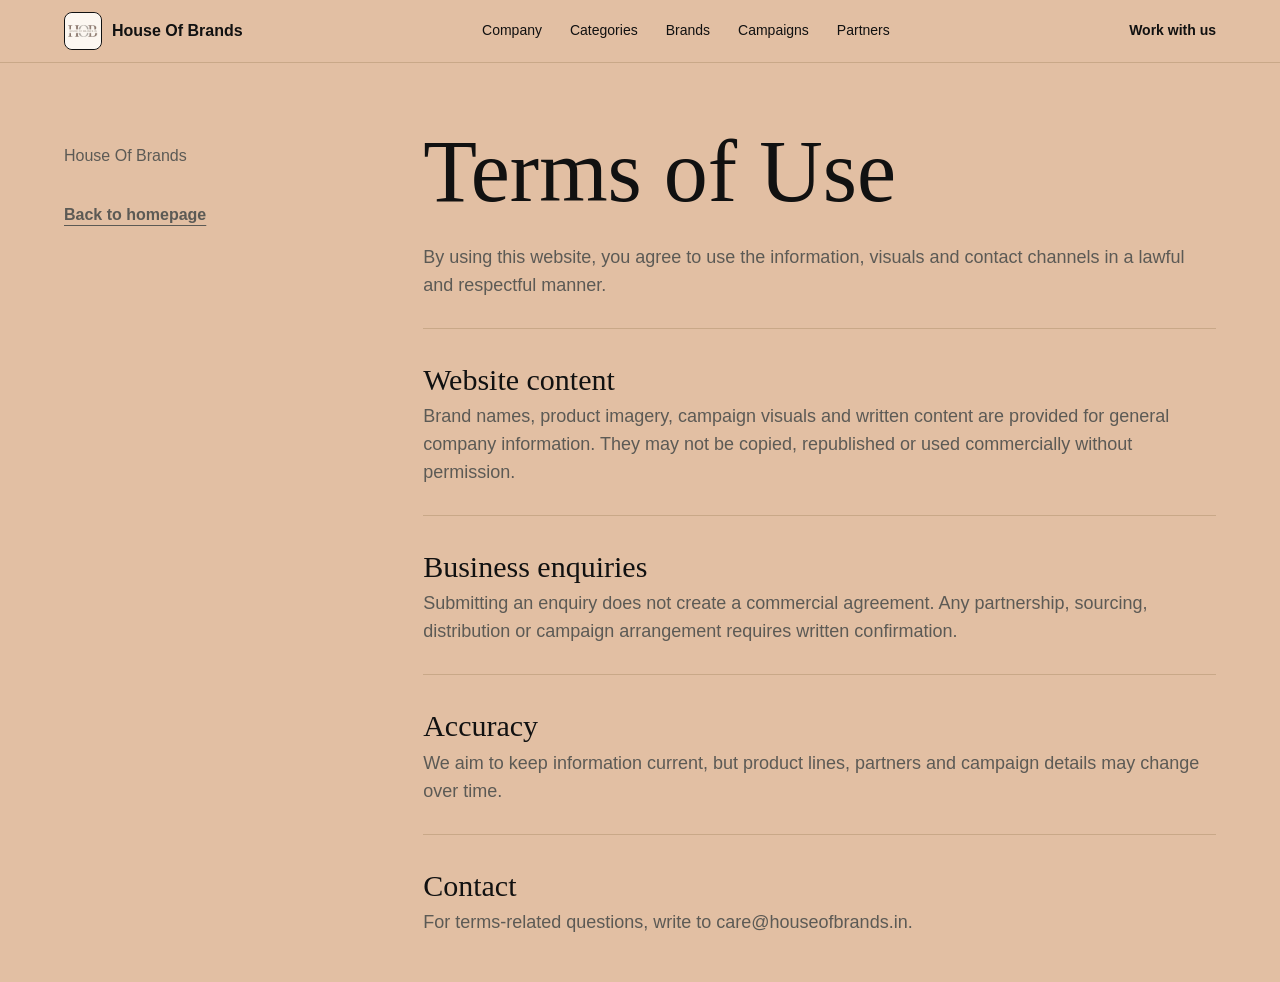
<file: terms.html>
<!doctype html>
<html lang="en">
  <head>
    <meta charset="utf-8" />
    <meta name="viewport" content="width=device-width, initial-scale=1" />
    <title>Terms of Use | House Of Brands</title>
    <meta name="description" content="Terms of Use for House Of Brands." />
    <link rel="icon" href="assets/favicons/favicon.ico" sizes="any" />
    <link rel="stylesheet" href="styles.css" />
  </head>
  <body>
    <header class="site-header is-scrolled">
      <a class="brand-mark" href="index.html#top" aria-label="House Of Brands home">
        <img class="brand-logo" src="assets/favicons/android-chrome-192x192.png" alt="" />
        <span>House Of Brands</span>
      </a>
      <nav class="site-nav" aria-label="Primary navigation">
        <a href="index.html#company">Company</a>
        <a href="index.html#categories">Categories</a>
        <a href="index.html#portfolio">Brands</a>
        <a href="index.html#campaigns">Campaigns</a>
        <a href="index.html#partners">Partners</a>
      </nav>
      <a class="header-action" href="index.html#contact">Work with us</a>
    </header>

    <main class="policy-main">
      <div class="policy-shell">
        <aside class="policy-aside">
          <p>House Of Brands</p>
          <a href="index.html">Back to homepage</a>
        </aside>
        <article class="policy-content">
          <h1>Terms of Use</h1>
          <p>
            By using this website, you agree to use the information, visuals and contact channels in
            a lawful and respectful manner.
          </p>
          <section>
            <h2>Website content</h2>
            <p>
              Brand names, product imagery, campaign visuals and written content are provided for
              general company information. They may not be copied, republished or used commercially
              without permission.
            </p>
          </section>
          <section>
            <h2>Business enquiries</h2>
            <p>
              Submitting an enquiry does not create a commercial agreement. Any partnership,
              sourcing, distribution or campaign arrangement requires written confirmation.
            </p>
          </section>
          <section>
            <h2>Accuracy</h2>
            <p>
              We aim to keep information current, but product lines, partners and campaign details
              may change over time.
            </p>
          </section>
          <section>
            <h2>Contact</h2>
            <p>For terms-related questions, write to care@houseofbrands.in.</p>
          </section>
        </article>
      </div>
    </main>
  </body>
</html>
</file>
<file: styles.css>
:root {
  --ink: #111111;
  --muted-ink: #5c5a55;
  --paper: #e2bfa3;
  --paper-deep: #d4a98c;
  --surface: #e2bfa3;
  --line: #c9a888;
  --olive: #606a57;
  --olive-dark: #323a2e;
  --charcoal: #171715;
  --cream: #e2bfa3;
  --radius: 8px;
  --section-x: clamp(20px, 5vw, 76px);
  --section-y: clamp(28px, 3.5vw, 48px);
  --content-max: 1440px;
  --font-display: Georgia, "Times New Roman", serif;
  --font-body: "Avenir Next", "Helvetica Neue", Helvetica, sans-serif;
}

* {
  box-sizing: border-box;
}

html {
  scroll-behavior: smooth;
  overflow-x: hidden;
}

body {
  margin: 0;
  background: var(--paper);
  color: var(--ink);
  font-family: var(--font-body);
  font-size: 16px;
  line-height: 1.55;
  text-rendering: optimizeLegibility;
  overflow-x: hidden;
}

body.no-motion *,
body.no-motion *::before,
body.no-motion *::after {
  animation-duration: 1ms !important;
  animation-iteration-count: 1 !important;
  scroll-behavior: auto !important;
  transition-duration: 1ms !important;
}

img {
  display: block;
  max-width: 100%;
  height: auto;
}

a {
  color: inherit;
  text-decoration: none;
}

button {
  font: inherit;
}

.scroll-progress {
  position: fixed;
  inset: 0 auto auto 0;
  z-index: 80;
  width: var(--scroll-progress, 0);
  height: 3px;
  background: var(--olive);
}

.site-header {
  position: fixed;
  inset: 0 0 auto;
  z-index: 70;
  display: grid;
  grid-template-columns: auto 1fr auto;
  align-items: center;
  gap: 24px;
  padding: 18px var(--section-x);
  color: #ffffff;
  transition: background 180ms ease, color 180ms ease, border-color 180ms ease, padding 180ms ease;
}

.site-header > * {
  min-width: 0;
}

.site-header.is-scrolled {
  padding-block: 12px;
  color: var(--ink);
  background: rgba(226, 191, 163, 0.96);
  border-bottom: 1px solid var(--line);
}

.brand-mark {
  display: inline-flex;
  align-items: center;
  gap: 10px;
  font-weight: 700;
}

.brand-logo {
  display: block;
  width: 38px;
  height: 38px;
  object-fit: contain;
  border: 1px solid currentColor;
  border-radius: var(--radius);
  background: rgba(255, 255, 255, 0.9);
}

.site-nav {
  justify-self: center;
  display: flex;
  align-items: center;
  gap: clamp(14px, 2.2vw, 28px);
  color: inherit;
  font-size: 14px;
}

.site-nav a,
.header-action,
.text-link {
  text-underline-offset: 5px;
}

.site-nav a:hover,
.header-action:hover,
.text-link:hover {
  text-decoration: underline;
}

.header-action {
  font-size: 14px;
  font-weight: 700;
}

.hero {
  position: relative;
  min-height: clamp(620px, 100svh, 880px);
  overflow: hidden;
  background: var(--charcoal);
  color: #ffffff;
}

.hero::after {
  content: "";
  position: absolute;
  inset: 0;
  z-index: 2;
  background:
    linear-gradient(90deg, rgba(11, 11, 10, 0.84) 0%, rgba(11, 11, 10, 0.42) 46%, rgba(11, 11, 10, 0.2) 100%),
    linear-gradient(0deg, rgba(11, 11, 10, 0.52), rgba(11, 11, 10, 0) 46%);
  pointer-events: none;
}

.hero-slide {
  position: absolute;
  inset: 0;
  opacity: 0;
  transform: scale(1.02);
  transition: opacity 900ms ease, transform 1400ms ease;
}

.hero-slide.is-active {
  opacity: 1;
  transform: scale(1);
}

.hero-slide img {
  width: 100%;
  height: 100%;
  object-fit: cover;
  object-position: center;
}

.hero-slide:nth-child(1) img {
  object-position: 55% center;
}

.hero-slide:nth-child(2) img {
  object-position: 50% center;
}

.hero-slide:nth-child(3) img {
  object-position: 56% center;
}

.hero-slide:nth-child(4) img {
  object-position: 58% center;
}

.hero-overlay {
  position: relative;
  z-index: 3;
  display: grid;
  min-height: clamp(620px, 100svh, 880px);
  align-items: end;
  max-width: var(--content-max);
  margin: 0 auto;
  padding: clamp(80px, 11svh, 136px) var(--section-x) clamp(20px, 2.5svh, 36px);
}

.hero-copy {
  width: min(100%, 820px);
  min-width: 0;
}

.section-kicker {
  margin: 0 0 14px;
  color: inherit;
  font-size: clamp(17px, 1.4vw, 22px);
  font-weight: 700;
}

.hero h1,
.section-heading h2,
.image-break h2,
.campaign-intro h2,
.founder-copy h2,
.contact-panel h2 {
  margin: 0;
  font-family: var(--font-display);
  font-weight: 500;
  line-height: 0.98;
}

.hero h1 {
  max-width: 860px;
  font-size: clamp(46px, min(5.8vw, 8svh), 84px);
  overflow-wrap: anywhere;
}

.hero-copy > p:not(.section-kicker) {
  max-width: 680px;
  margin: clamp(14px, 2.5svh, 24px) 0 0;
  color: rgba(255, 255, 255, 0.86);
  font-size: clamp(16px, min(2vw, 2.6svh), 22px);
  overflow-wrap: anywhere;
}

.hero-actions,
.contact-actions {
  display: flex;
  flex-wrap: wrap;
  gap: 12px;
  margin-top: clamp(20px, 3svh, 32px);
}

.button {
  display: inline-flex;
  align-items: center;
  justify-content: center;
  min-height: 46px;
  padding: 12px 18px;
  border-radius: var(--radius);
  border: 1px solid transparent;
  font-weight: 700;
  transition: background 160ms ease, border-color 160ms ease, color 160ms ease;
}

.button-light {
  color: var(--ink);
  background: #ffffff;
}

.button-light:hover {
  background: var(--paper);
}

.button-outline-light {
  color: #ffffff;
  border-color: rgba(255, 255, 255, 0.72);
}

.button-outline-light:hover {
  background: rgba(255, 255, 255, 0.14);
}

.button-dark {
  color: #ffffff;
  background: var(--charcoal);
}

.button-dark:hover {
  background: var(--olive-dark);
}

.button-outline-dark {
  color: var(--ink);
  border-color: var(--ink);
}

.button-outline-dark:hover {
  color: #ffffff;
  background: var(--charcoal);
}

.logo-marquee {
  overflow: hidden;
  border-block: 1px solid var(--line);
  background: var(--surface);
}

.marquee-track {
  display: flex;
  width: max-content;
  animation: marquee 32s linear infinite;
}

.marquee-track span {
  display: inline-flex;
  align-items: center;
  min-height: 64px;
  padding: 0 34px;
  color: var(--muted-ink);
  font-weight: 700;
  white-space: nowrap;
}

.logo-marquee:hover .marquee-track {
  animation-play-state: paused;
}

@keyframes marquee {
  from {
    transform: translateX(0);
  }
  to {
    transform: translateX(-50%);
  }
}

.section {
  padding: var(--section-y) var(--section-x);
}

.section-heading {
  display: grid;
  grid-template-columns: minmax(0, 0.95fr) minmax(320px, 0.72fr);
  gap: clamp(24px, 5vw, 76px);
  align-items: end;
  max-width: var(--content-max);
  margin-inline: auto;
  margin-bottom: 32px;
}

.section-heading .section-kicker {
  grid-column: 1 / -1;
  margin-bottom: -12px;
  color: var(--olive-dark);
}

.section-heading h2,
.campaign-intro h2,
.founder-copy h2,
.image-break h2,
.contact-panel h2 {
  font-size: clamp(36px, 5vw, 70px);
}

.section-heading p:not(.section-kicker),
.campaign-intro p,
.founder-copy p,
.image-break p:not(.section-kicker),
.contact-panel p:not(.section-kicker) {
  margin: 0;
  color: var(--muted-ink);
  font-size: clamp(17px, 1.55vw, 20px);
}

.company-section {
  background: #e2bfa3;
}

.company-grid {
  display: grid;
  grid-template-columns: repeat(3, minmax(0, 1fr));
  max-width: var(--content-max);
  margin-inline: auto;
  border-top: 1px solid var(--line);
  border-bottom: 1px solid var(--line);
}

.company-panel {
  padding: 28px 28px 32px;
  border-right: 1px solid var(--line);
}

.company-panel:last-child {
  border-right: 0;
}

.company-panel h3,
.brand-card h3,
.timeline-item h3 {
  margin: 0;
  font-family: var(--font-display);
  font-size: 28px;
  font-weight: 500;
}

.company-panel p,
.brand-card p,
.timeline-item p {
  margin: 12px 0 0;
  color: var(--muted-ink);
}

.scale-strip {
  display: grid;
  grid-template-columns: repeat(4, minmax(0, 1fr));
  max-width: var(--content-max);
  margin-inline: auto;
  margin-top: 32px;
  background: #e2bfa3;
  color: #1a1108;
}

.scale-strip div {
  display: flex;
  flex-direction: column;
  align-items: center;
  justify-content: center;
  min-height: 148px;
  padding: 24px;
  border-right: 1px solid rgba(0, 0, 0, 0.12);
  text-align: center;
}

.scale-strip div:last-child {
  border-right: 0;
}

.scale-strip strong {
  display: block;
  font-family: var(--font-body);
  font-size: clamp(36px, 5vw, 64px);
  font-weight: 600;
  line-height: 1;
}

.scale-strip span {
  display: block;
  margin-top: 14px;
  color: rgba(26, 17, 8, 0.68);
}

.image-break {
  position: relative;
  min-height: clamp(360px, 55svh, 580px);
  display: grid;
  align-items: center;
  padding: 36px var(--section-x);
  overflow: hidden;
  color: #ffffff;
  background: var(--charcoal);
}

.image-break::after {
  content: "";
  position: absolute;
  inset: 0;
  background:
    linear-gradient(90deg, rgba(64, 43, 22, 0.48), rgba(64, 43, 22, 0.1) 56%, rgba(28, 15, 12, 0.2)),
    linear-gradient(0deg, rgba(22, 14, 8, 0.2), rgba(22, 14, 8, 0.02) 44%);
}

.image-break img {
  position: absolute;
  inset: 0;
  width: 100%;
  height: 100%;
  object-fit: cover;
  object-position: center;
  filter: sepia(0.24) saturate(0.82) contrast(0.94) brightness(0.92);
}

.image-break div {
  position: relative;
  z-index: 1;
  width: min(100%, 760px);
  max-width: var(--content-max);
  margin-inline: auto;
}

.image-break p {
  color: rgba(255, 255, 255, 0.82);
}

.philosophy-break {
  min-height: 0;
  aspect-ratio: 1881 / 836;
  padding-block: clamp(32px, 4.2vw, 72px);
}

.philosophy-copy {
  width: min(100%, 900px);
  transform: translateX(-9%);
}

.philosophy-copy .section-kicker {
  margin-bottom: 18px;
  color: #ffffff;
  font-family: var(--font-body);
  font-size: clamp(17px, 1.4vw, 22px);
}

.philosophy-copy h2 {
  max-width: 900px;
  font-size: clamp(50px, 5.25vw, 92px);
  line-height: 0.96;
}

.philosophy-copy p:not(.section-kicker) {
  max-width: 560px;
  margin: 18px 0 0;
  color: rgba(255, 255, 255, 0.9);
  font-size: clamp(19px, 1.55vw, 28px);
  line-height: 1.18;
}

.categories-section {
  background: #e2bfa3;
}

.categories-section .section-heading .section-kicker {
  color: var(--olive-dark);
}

.categories-section .section-heading h2 {
  color: var(--ink);
}

.categories-section .section-heading p:not(.section-kicker) {
  color: var(--muted-ink);
}

.category-grid {
  display: grid;
  grid-template-columns: repeat(3, minmax(0, 1fr));
  gap: 16px;
  max-width: var(--content-max);
  margin-inline: auto;
}

.category-card {
  display: block;
  overflow: hidden;
  background: #c58f63;
  border: 1px solid rgba(255, 255, 255, 0.08);
  border-radius: var(--radius);
}

.category-card img {
  width: 100%;
  aspect-ratio: 1;
  height: auto;
  object-fit: contain;
  object-position: center;
  filter: saturate(0.96) contrast(0.98);
}

.category-card:hover {
  border-color: rgba(255, 255, 255, 0.25);
}

.portfolio-section {
  background: #e2bfa3;
  border-block: 1px solid var(--line);
}

.portfolio-section .brand-studio {
  background: var(--charcoal);
  border-color: rgba(255, 255, 255, 0.1);
  color: #ffffff;
}

.portfolio-section .brand-studio-logo {
  background: #1e1e1b;
}

.portfolio-section .brand-studio-copy p {
  color: rgba(255, 255, 255, 0.65);
}

.portfolio-section .brand-card {
  background: var(--charcoal);
  border-color: rgba(255, 255, 255, 0.1);
  color: #ffffff;
}

.portfolio-section .brand-card:hover,
.portfolio-section .brand-card:focus-visible {
  background: #222220;
  border-color: rgba(255, 255, 255, 0.28);
}

.portfolio-section .brand-art {
  background: #ffffff;
  border-right-color: rgba(255, 255, 255, 0.15);
}

.portfolio-section .brand-info > p {
  color: rgba(255, 255, 255, 0.5);
}

.portfolio-section .brand-info span,
.portfolio-section .brand-extra {
  color: rgba(255, 255, 255, 0.62);
}


.brand-studio {
  display: grid;
  grid-template-columns: minmax(220px, 0.42fr) minmax(280px, 1fr);
  gap: 24px;
  align-items: center;
  max-width: var(--content-max);
  margin-inline: auto;
  margin-bottom: 24px;
  padding: 20px;
  border: 1px solid var(--line);
  background: var(--surface);
}

.brand-studio-logo {
  display: grid;
  place-items: center;
  min-height: 168px;
  background: var(--surface);
}

.brand-studio-logo img {
  width: min(78%, 260px);
  height: auto;
  max-width: 78%;
  object-fit: contain;
}

.brand-studio-copy h3 {
  margin: 0 0 12px;
  font-family: var(--font-display);
  font-size: clamp(32px, 4vw, 52px);
  font-weight: 500;
}

.brand-studio-copy p {
  max-width: 540px;
  margin: 0;
  color: var(--muted-ink);
  font-size: 18px;
}

.brand-grid {
  display: grid;
  grid-template-columns: repeat(auto-fit, minmax(min(100%, 430px), 1fr));
  gap: 14px;
  max-width: var(--content-max);
  margin-inline: auto;
}

.brand-card {
  display: grid;
  grid-template-columns: minmax(148px, 0.34fr) minmax(0, 1fr);
  min-height: 188px;
  border: 1px solid var(--line);
  border-radius: var(--radius);
  background: var(--surface);
  overflow: hidden;
  outline: none;
  transition: transform 200ms ease, box-shadow 200ms ease;
}

.brand-card:hover {
  transform: translateY(-3px);
  box-shadow: 0 6px 18px rgba(0, 0, 0, 0.07);
}

.brand-art {
  display: grid;
  place-items: center;
  min-height: 188px;
  padding: 24px;
  background: #ffffff;
  border-right: 1px solid rgba(0, 0, 0, 0.12);
  box-shadow: inset 0 0 0 1px rgba(0, 0, 0, 0.08);
}

.brand-art img {
  width: 100%;
  max-width: 140px;
  height: auto;
  max-height: 100px;
  object-fit: contain;
}

.brand-info {
  display: grid;
  align-content: start;
  padding: 20px;
}

.brand-info > p {
  margin: 0 0 8px;
  color: var(--olive-dark);
  font-size: 13px;
  font-weight: 700;
}

.brand-info h3 {
  font-size: clamp(17px, 1.7vw, 24px);
  white-space: nowrap;
  overflow: hidden;
  text-overflow: ellipsis;
}

.brand-info span,
.brand-extra {
  color: var(--muted-ink);
}

.brand-info span {
  display: block;
  margin-top: 8px;
}

.brand-extra {
  max-height: 0;
  margin-top: 0;
  opacity: 0;
  overflow: hidden;
  transition: opacity 160ms ease, max-height 160ms ease, margin-top 160ms ease;
}

.brand-card:hover .brand-extra {
  max-height: 80px;
  margin-top: 14px;
  opacity: 1;
}

.text-brand {
  grid-template-columns: 1fr;
  min-height: 188px;
  background: var(--charcoal);
  color: #ffffff;
}

.text-brand .brand-info > p,
.text-brand .brand-info span,
.text-brand .brand-extra {
  color: rgba(255, 255, 255, 0.72);
}

.campaign-section {
  padding: var(--section-y) 0;
  background: #e2bfa3;
  color: var(--ink);
}

.campaign-intro {
  display: grid;
  grid-template-columns: minmax(0, 0.95fr) minmax(280px, 0.75fr);
  gap: clamp(24px, 5vw, 76px);
  align-items: end;
  max-width: var(--content-max);
  margin-inline: auto;
  padding: 0 var(--section-x) 28px;
}

.campaign-intro .section-kicker {
  grid-column: 1 / -1;
  margin-bottom: -12px;
  color: var(--olive-dark);
}

.campaign-intro p {
  color: var(--muted-ink);
}

.campaign-banners {
  display: flex;
  flex-direction: column;
  gap: 3px;
  max-width: var(--content-max);
  margin-inline: auto;
  padding-inline: var(--section-x);
}

.campaign-banner {
  overflow: hidden;
  border-radius: var(--radius);
}

.campaign-banner img {
  display: block;
  width: 100%;
  height: auto;
  transition: transform 500ms ease;
}

.campaign-banner:hover img {
  transform: scale(1.01);
}

.founder-section {
  display: grid;
  grid-template-columns: minmax(280px, 0.9fr) minmax(320px, 0.8fr);
  gap: clamp(28px, 5vw, 72px);
  align-items: center;
  max-width: var(--content-max);
  margin-inline: auto;
}

.founder-photo {
  overflow: hidden;
  border-radius: var(--radius);
  background: var(--surface);
}

.founder-photo img {
  width: 100%;
  height: auto;
  display: block;
}

.founder-copy {
  max-width: 680px;
}

.founder-copy h2 {
  font-size: clamp(26px, 2.8vw, 42px);
  line-height: 1.1;
}

.founder-copy .section-kicker {
  color: var(--olive-dark);
}

.founder-copy p {
  margin-top: 24px;
}

.text-link {
  display: inline-flex;
  margin-top: 24px;
  font-weight: 700;
}

.history-section {
  background: var(--cream);
  border-block: 1px solid var(--line);
}

.timeline {
  display: grid;
  grid-template-columns: repeat(3, minmax(0, 1fr));
  max-width: var(--content-max);
  margin-inline: auto;
  border-top: 1px solid var(--line);
}

.timeline-item {
  padding: 28px 28px 32px;
  border-right: 1px solid var(--line);
}

.timeline-item:last-child {
  border-right: 0;
}

.timeline-item span {
  display: block;
  margin-bottom: 42px;
  color: var(--olive);
  font-weight: 700;
}

.history-media {
  display: grid;
  grid-template-columns: repeat(3, 1fr);
  gap: 14px;
  max-width: var(--content-max);
  margin-inline: auto;
  margin-top: 28px;
}

.history-media img {
  width: 100%;
  aspect-ratio: 4 / 3;
  height: auto;
  object-fit: cover;
  border: 1px solid var(--line);
  border-radius: var(--radius);
  filter: saturate(0.86) contrast(0.96);
}

.partner-grid {
  display: grid;
  grid-template-columns: repeat(4, minmax(0, 1fr));
  gap: 14px;
  max-width: var(--content-max);
  margin-inline: auto;
}

.partner-grid img {
  width: 100%;
  aspect-ratio: 1;
  object-fit: contain;
  padding: 24px;
  border: 1px solid rgba(0, 0, 0, 0.12);
  border-radius: var(--radius);
  background: #ffffff;
  box-shadow: inset 0 0 0 1px rgba(0, 0, 0, 0.08);
}

.contact-section {
  padding: 0 var(--section-x) var(--section-y);
}

.contact-panel {
  display: grid;
  grid-template-columns: minmax(0, 1fr) auto;
  gap: 32px;
  align-items: end;
  max-width: var(--content-max);
  margin-inline: auto;
  padding: clamp(28px, 5vw, 56px);
  background: var(--surface);
  border: 1px solid var(--line);
  border-radius: var(--radius);
}

.contact-panel h2 {
  max-width: 800px;
}

.site-footer {
  display: grid;
  grid-template-columns: minmax(260px, 1.4fr) repeat(4, minmax(140px, 0.7fr));
  gap: 32px;
  padding: 48px var(--section-x);
  color: rgba(255, 255, 255, 0.72);
  background: var(--charcoal);
}

.site-footer p,
.site-footer h2 {
  margin: 0;
}

.footer-about p {
  max-width: 360px;
  margin-top: 18px;
}

.footer-logo {
  display: inline-flex;
  align-items: center;
  gap: 10px;
  color: #ffffff;
  font-weight: 700;
}

.footer-logo img {
  width: 40px;
  height: 40px;
  object-fit: contain;
  border-radius: var(--radius);
  background: #ffffff;
}

.footer-column {
  display: grid;
  align-content: start;
  gap: 9px;
}

.footer-column h2 {
  color: #ffffff;
  font-family: var(--font-body);
  font-size: 11px;
  font-weight: 700;
  letter-spacing: 0.09em;
  text-transform: uppercase;
  margin-bottom: 4px;
}

.footer-column a {
  width: fit-content;
  color: rgba(255, 255, 255, 0.72);
}

.footer-column a:hover {
  color: #ffffff;
  text-decoration: underline;
  text-underline-offset: 5px;
}

.footer-column p {
  max-width: 220px;
}

.policy-main {
  padding: 128px var(--section-x) var(--section-y);
}

.policy-shell {
  display: grid;
  grid-template-columns: minmax(180px, 0.34fr) minmax(0, 1fr);
  gap: clamp(28px, 7vw, 96px);
  max-width: 1180px;
  margin: 0 auto;
}

.policy-aside {
  color: var(--muted-ink);
}

.policy-aside a {
  display: inline-flex;
  margin-top: 18px;
  font-weight: 700;
  text-decoration: underline;
  text-underline-offset: 5px;
}

.policy-content {
  display: grid;
  gap: 28px;
}

.policy-content h1,
.policy-content h2 {
  margin: 0;
  font-family: var(--font-display);
  font-weight: 500;
}

.policy-content h1 {
  font-size: clamp(44px, 7vw, 88px);
  line-height: 1;
}

.policy-content h2 {
  font-size: 30px;
}

.policy-content p,
.policy-content li {
  color: var(--muted-ink);
  font-size: 18px;
}

.policy-content p,
.policy-content ul {
  margin: 0;
}

.policy-content section {
  padding-top: 28px;
  border-top: 1px solid var(--line);
}

.reveal {
  opacity: 0;
  transform: translateY(18px);
  transition: opacity 520ms ease, transform 520ms ease;
}

.reveal.is-visible {
  opacity: 1;
  transform: translateY(0);
}

@media (max-width: 1080px) {
  .site-header {
    grid-template-columns: 1fr auto;
  }

  .site-nav {
    display: none;
  }

  .section-heading,
  .campaign-intro,
  .founder-section,
  .contact-panel {
    grid-template-columns: 1fr;
  }

  .section-heading,
  .campaign-intro {
    align-items: start;
  }

  .company-grid,
  .scale-strip,
  .timeline {
    grid-template-columns: repeat(2, minmax(0, 1fr));
  }

  .company-panel:nth-child(2),
  .scale-strip div:nth-child(2),
  .timeline-item:nth-child(2) {
    border-right: 0;
  }

  .company-panel:last-child,
  .timeline-item:last-child {
    grid-column: 1 / -1;
    border-top: 1px solid var(--line);
  }

  .category-grid {
    grid-template-columns: repeat(2, minmax(0, 1fr));
    gap: 12px;
  }

  .brand-grid {
    grid-template-columns: repeat(auto-fit, minmax(min(100%, 380px), 1fr));
  }

  .partner-grid {
    grid-template-columns: repeat(4, minmax(0, 1fr));
    gap: 10px;
  }

  .brand-studio {
    grid-template-columns: 1fr;
  }

  .brand-card {
    grid-template-columns: minmax(132px, 0.3fr) minmax(0, 1fr);
  }

  .site-footer {
    grid-template-columns: minmax(200px, 1.2fr) repeat(2, minmax(0, 0.7fr));
    gap: 24px 32px;
  }

  .footer-about {
    grid-row: span 2;
  }

  .policy-shell {
    grid-template-columns: 1fr;
  }
}

@media (max-width: 720px) {
  :root {
    --section-x: 18px;
    --section-y: 28px;
  }

  .site-header {
    grid-template-columns: auto;
    justify-content: start;
    gap: 14px;
    padding-block: 12px;
    background: linear-gradient(180deg, rgba(17, 17, 15, 0.72), rgba(17, 17, 15, 0));
  }

  .site-header.is-scrolled {
    background: rgba(226, 191, 163, 0.97);
  }

  .brand-logo {
    width: 32px;
    height: 32px;
  }

  .brand-mark span:last-child {
    display: none;
  }

  .header-action {
    display: none;
  }

  .hero h1 {
    font-size: clamp(34px, 10.8vw, 46px);
    line-height: 1.04;
  }

  .hero,
  .hero-overlay {
    min-height: max(600px, 100svh);
  }

  .hero-overlay {
    padding-top: 108px;
    padding-bottom: 36px;
  }

  .hero::after {
    background:
      linear-gradient(90deg, rgba(11, 11, 10, 0.74), rgba(11, 11, 10, 0.22)),
      linear-gradient(0deg, rgba(11, 11, 10, 0.76), rgba(11, 11, 10, 0.18) 56%, rgba(11, 11, 10, 0.02));
  }

  .hero-slide:nth-child(1) img {
    object-position: 53% center;
  }

  .hero-slide:nth-child(2) img {
    object-position: 49% center;
  }

  .hero-slide:nth-child(3) img {
    object-position: 56% center;
  }

  .hero-slide:nth-child(4) img {
    object-position: 62% center;
  }

  .hero-copy > p:not(.section-kicker) {
    margin-top: 18px;
    max-width: 100%;
    font-size: 15px;
  }

  .section-heading h2,
  .campaign-intro h2,
  .image-break h2,
  .contact-panel h2 {
    font-size: clamp(32px, 10.5vw, 48px);
    line-height: 1.02;
  }

  .founder-copy h2 {
    font-size: clamp(22px, 6vw, 32px);
    line-height: 1.12;
  }

  .section-heading {
    gap: 16px;
    margin-bottom: 28px;
  }

  .section-heading .section-kicker,
  .campaign-intro .section-kicker {
    margin-bottom: -4px;
  }

  .section-heading p:not(.section-kicker),
  .campaign-intro p,
  .founder-copy p,
  .image-break p:not(.section-kicker),
  .contact-panel p:not(.section-kicker) {
    font-size: 16px;
  }

  .company-grid,
  .scale-strip,
  .timeline,
  .partner-grid {
    grid-template-columns: 1fr;
  }

  .company-panel,
  .timeline-item {
    border-right: 0;
    border-bottom: 1px solid var(--line);
  }

  .scale-strip div {
    border-right: 0;
    border-bottom: 1px solid rgba(0, 0, 0, 0.12);
  }

  .scale-strip div:last-child,
  .timeline-item:last-child {
    border-bottom: 0;
  }

  .company-panel,
  .timeline-item {
    padding: 22px 0;
  }

  .company-grid,
  .timeline {
    border-bottom: 0;
  }

  .company-panel:last-child,
  .timeline-item:last-child {
    grid-column: auto;
    border-top: 0;
  }

  .company-panel h3,
  .category-card h3,
  .brand-card h3,
  .campaign-card h3,
  .timeline-item h3 {
    font-size: 25px;
  }

  .scale-strip {
    margin-top: 24px;
  }

  .scale-strip div {
    min-height: auto;
    padding: 20px;
  }

  .scale-strip strong {
    font-size: 38px;
  }

  .scale-strip span {
    max-width: none;
    margin-top: 8px;
  }

  .image-break {
    min-height: 520px;
    padding-top: 40px;
    padding-bottom: 40px;
  }

  .image-break::after {
    background:
      linear-gradient(0deg, rgba(12, 10, 8, 0.78), rgba(12, 10, 8, 0.2) 62%),
      linear-gradient(90deg, rgba(24, 17, 10, 0.48), rgba(24, 17, 10, 0.14));
  }

  .image-break img {
    object-position: 52% center;
  }

  .philosophy-break {
    min-height: 540px;
    aspect-ratio: auto;
    align-items: end;
  }

  .philosophy-copy {
    transform: none;
  }

  .philosophy-copy .section-kicker {
    margin-bottom: 12px;
    font-size: 17px;
  }

  .philosophy-copy h2 {
    max-width: 360px;
    font-size: clamp(36px, 10.6vw, 50px);
    line-height: 0.98;
  }

  .philosophy-copy p:not(.section-kicker) {
    max-width: 320px;
    margin-top: 18px;
    font-size: 16px;
    line-height: 1.22;
  }

  .category-grid {
    grid-template-columns: repeat(2, minmax(0, 1fr));
    gap: 10px;
  }

  .brand-grid {
    grid-template-columns: 1fr;
    gap: 10px;
  }

  .brand-studio {
    gap: 18px;
    padding: 16px;
  }

  .brand-studio-logo {
    min-height: 116px;
  }

  .brand-studio-logo img {
    height: auto;
    max-height: 72px;
  }

  .brand-studio-copy h3 {
    font-size: 30px;
  }

  .brand-card {
    grid-template-columns: clamp(92px, 30vw, 120px) minmax(0, 1fr);
    min-height: 0;
  }

  .brand-art {
    min-height: auto;
    padding: 14px;
    border-right: 1px solid var(--line);
    border-bottom: 0;
  }

  .brand-art img {
    height: 72px;
  }

  .brand-info {
    padding: 16px;
  }

  .brand-info > p {
    font-size: 12px;
  }

  .brand-info span {
    margin-top: 6px;
  }

  .brand-extra {
    max-height: none;
    margin-top: 10px;
    opacity: 1;
  }

  .text-brand {
    grid-template-columns: 1fr;
  }

  .campaign-section {
    padding: 28px 0;
  }

  .campaign-intro {
    padding-bottom: 28px;
  }

  .history-media {
    grid-template-columns: 1fr;
    gap: 10px;
  }

  .history-media img {
    aspect-ratio: 4 / 3;
    height: auto;
  }

  .partner-grid {
    grid-template-columns: repeat(2, minmax(0, 1fr));
    gap: 10px;
  }

  .partner-grid img {
    padding: 18px;
  }

  .contact-actions,
  .hero-actions {
    align-items: stretch;
    flex-direction: column;
  }

  .site-footer {
    grid-template-columns: 1fr;
    gap: 0;
    padding-block: 40px;
  }

  .footer-about {
    grid-row: auto;
    padding-bottom: 24px;
    border-bottom: 1px solid rgba(255, 255, 255, 0.1);
    margin-bottom: 8px;
  }

  .footer-about p {
    max-width: none;
  }

  .footer-column {
    padding-block: 16px;
    border-bottom: 1px solid rgba(255, 255, 255, 0.1);
  }

  .footer-column:last-child {
    border-bottom: 0;
    padding-bottom: 0;
  }

  .footer-column p {
    max-width: none;
  }

  .policy-main {
    padding-top: 96px;
  }
}

@media (max-width: 420px) {
  :root {
    --section-x: 14px;
  }

  .hero-copy {
    width: min(100%, 340px);
  }

  .hero h1 {
    font-size: clamp(31px, 9.6vw, 38px);
  }

  .hero-copy > p:not(.section-kicker) {
    font-size: 14px;
    line-height: 1.5;
  }

  .button {
    min-height: 44px;
    padding-inline: 14px;
  }

  .category-grid {
    grid-template-columns: 1fr;
  }

  .brand-card {
    grid-template-columns: 88px minmax(0, 1fr);
  }

  .text-brand {
    grid-template-columns: 1fr;
  }

  .brand-art {
    padding: 12px;
  }

  .brand-info {
    padding: 14px;
  }

  .partner-grid img {
    padding: 14px;
  }
}

@media (prefers-reduced-motion: reduce) {
  *,
  *::before,
  *::after {
    animation-duration: 1ms !important;
    animation-iteration-count: 1 !important;
    scroll-behavior: auto !important;
    transition-duration: 1ms !important;
  }
}
</file>
